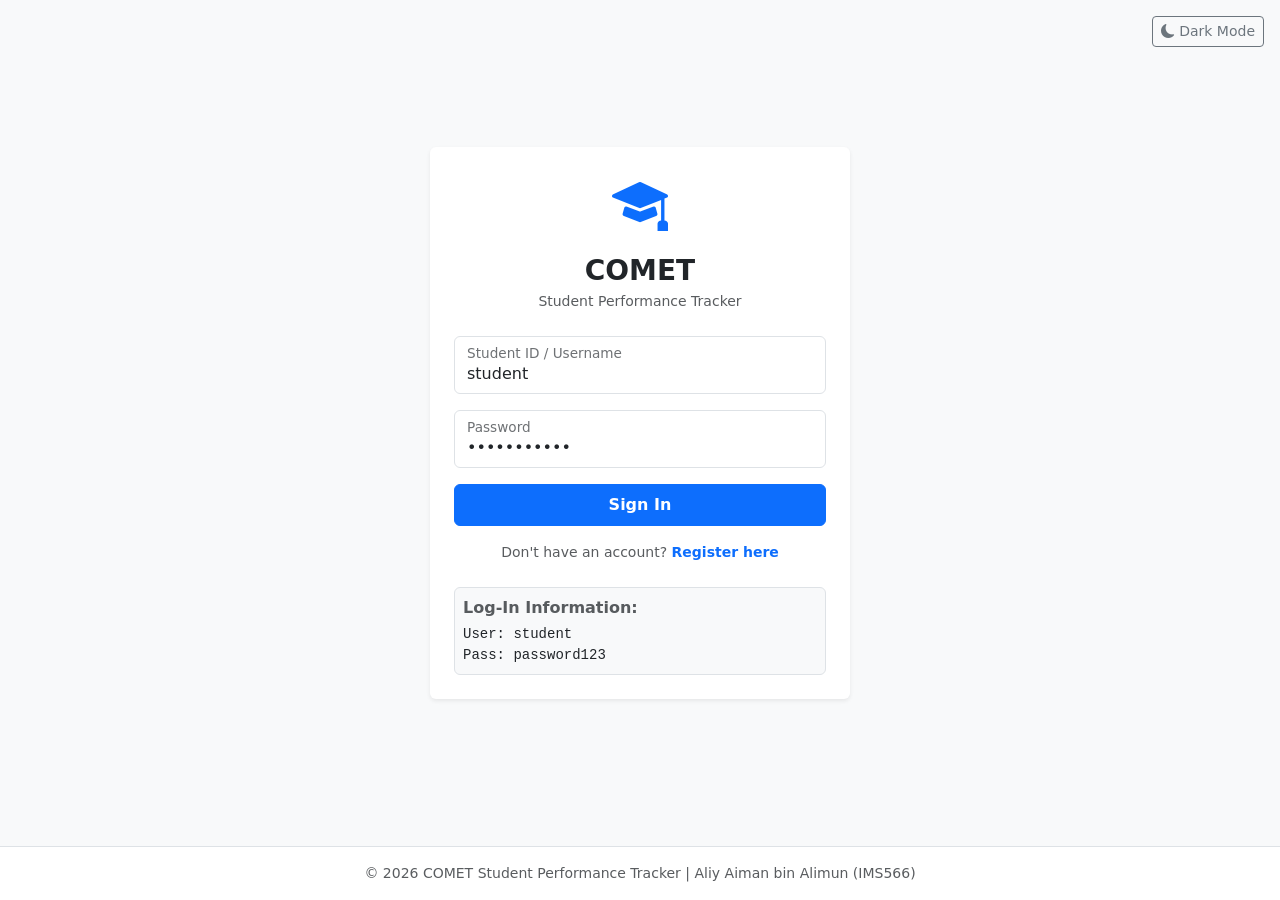
<file: index.html>
<!DOCTYPE html>
<html lang="en">
<head>
  <meta charset="UTF-8">
  <meta name="viewport" content="width=device-width, initial-scale=1.0">
  <title>Student Performance Tracker - Login & Register</title>
  <link href="https://cdn.jsdelivr.net/npm/bootstrap@5.3.2/dist/css/bootstrap.min.css" rel="stylesheet">
  <link href="https://cdn.jsdelivr.net/npm/bootstrap-icons@1.11.1/font/bootstrap-icons.css" rel="stylesheet">
  <link rel="stylesheet" href="js/css/style.css">
  <link rel="icon" type="image/png" href="images/icon.png">
</head>
<body class="bg-light d-flex flex-column min-vh-100 position-relative">

  <div class="position-absolute top-0 end-0 p-3">
    <button id="theme-toggle" class="btn btn-outline-secondary btn-sm d-flex align-items-center">
      <i class="bi bi-moon-fill me-1" id="theme-icon"></i>
      <span id="theme-text">Dark Mode</span>
    </button>
  </div>

  <main class="container d-flex flex-grow-1 align-items-center justify-content-center py-5">
    <div class="card shadow-sm border-0 w-100" style="max-width: 420px;">
      <div class="card-body p-4 text-center">
        <div class="mb-3 text-primary">
          <i class="bi bi-mortarboard-fill display-4"></i>
        </div>
        <h3 class="fw-bold mb-1" id="portal-title">COMET</h3>
        <p class="text-muted small mb-4" id="portal-subtitle">Student Performance Tracker</p>

        <div id="auth-alert" class="alert alert-danger d-none small py-2" role="alert">
          Invalid student ID or password!
        </div>

        <!-- LOGIN FORM -->
        <form id="login-form">
          <div class="form-floating mb-3 text-start">
            <input type="text" class="form-control" id="username" placeholder="Student ID" value="student" required>
            <label for="username">Student ID / Username</label>
          </div>
          <div class="form-floating mb-3 text-start">
            <input type="password" class="form-control" id="password" placeholder="Password" value="password123" required>
            <label for="password">Password</label>
          </div>
          <button type="submit" class="btn btn-primary w-100 py-2 fw-bold">Sign In</button>

          <p class="mt-3 mb-0 small text-muted">
            Don't have an account? 
            <a href="#" id="show-register" class="text-decoration-none fw-bold">Register here</a>
          </p>
        </form>

        <form id="register-form" class="d-none">
          <div class="form-floating mb-3 text-start">
            <input type="text" class="form-control" id="reg-fullname" placeholder="Full Name" required>
            <label for="reg-fullname">Full Name</label>
          </div>
          <div class="form-floating mb-3 text-start">
            <input type="text" class="form-control" id="reg-username" placeholder="Student ID" required>
            <label for="reg-username">Student ID / Username</label>
          </div>
          <div class="form-floating mb-3 text-start">
            <input type="password" class="form-control" id="reg-password" placeholder="Password" required minlength="6">
            <label for="reg-password">Password (min. 6 chars)</label>
          </div>
          <div class="form-floating mb-3 text-start">
            <input type="password" class="form-control" id="reg-confirm-password" placeholder="Confirm Password" required>
            <label for="reg-confirm-password">Confirm Password</label>
          </div>
          <button type="submit" class="btn btn-success w-100 py-2 fw-bold">Create Account</button>

          <p class="mt-3 mb-0 small text-muted">
            Already have an account? 
            <a href="#" id="show-login" class="text-decoration-none fw-bold">Sign In</a>
          </p>
        </form>


        <div id="demo-info" class="mt-4 p-2 bg-light rounded text-start border">
          <p class="text-muted mb-1 extra-small fw-bold">Log-In Information:</p>
          <code class="d-block text-dark">User: student</code>
          <code class="d-block text-dark">Pass: password123</code>
        </div>
      </div>
    </div>
  </main>

  <footer class="bg-white border-top py-3 text-center text-muted small mt-auto">
    <div class="container">
      <p class="mb-0">&copy; 2026 COMET Student Performance Tracker | Aliy Aiman bin Alimun (IMS566)</p>
    </div>
  </footer>

  <script src="js/app.js"></script>
</body>
</html>
</file>
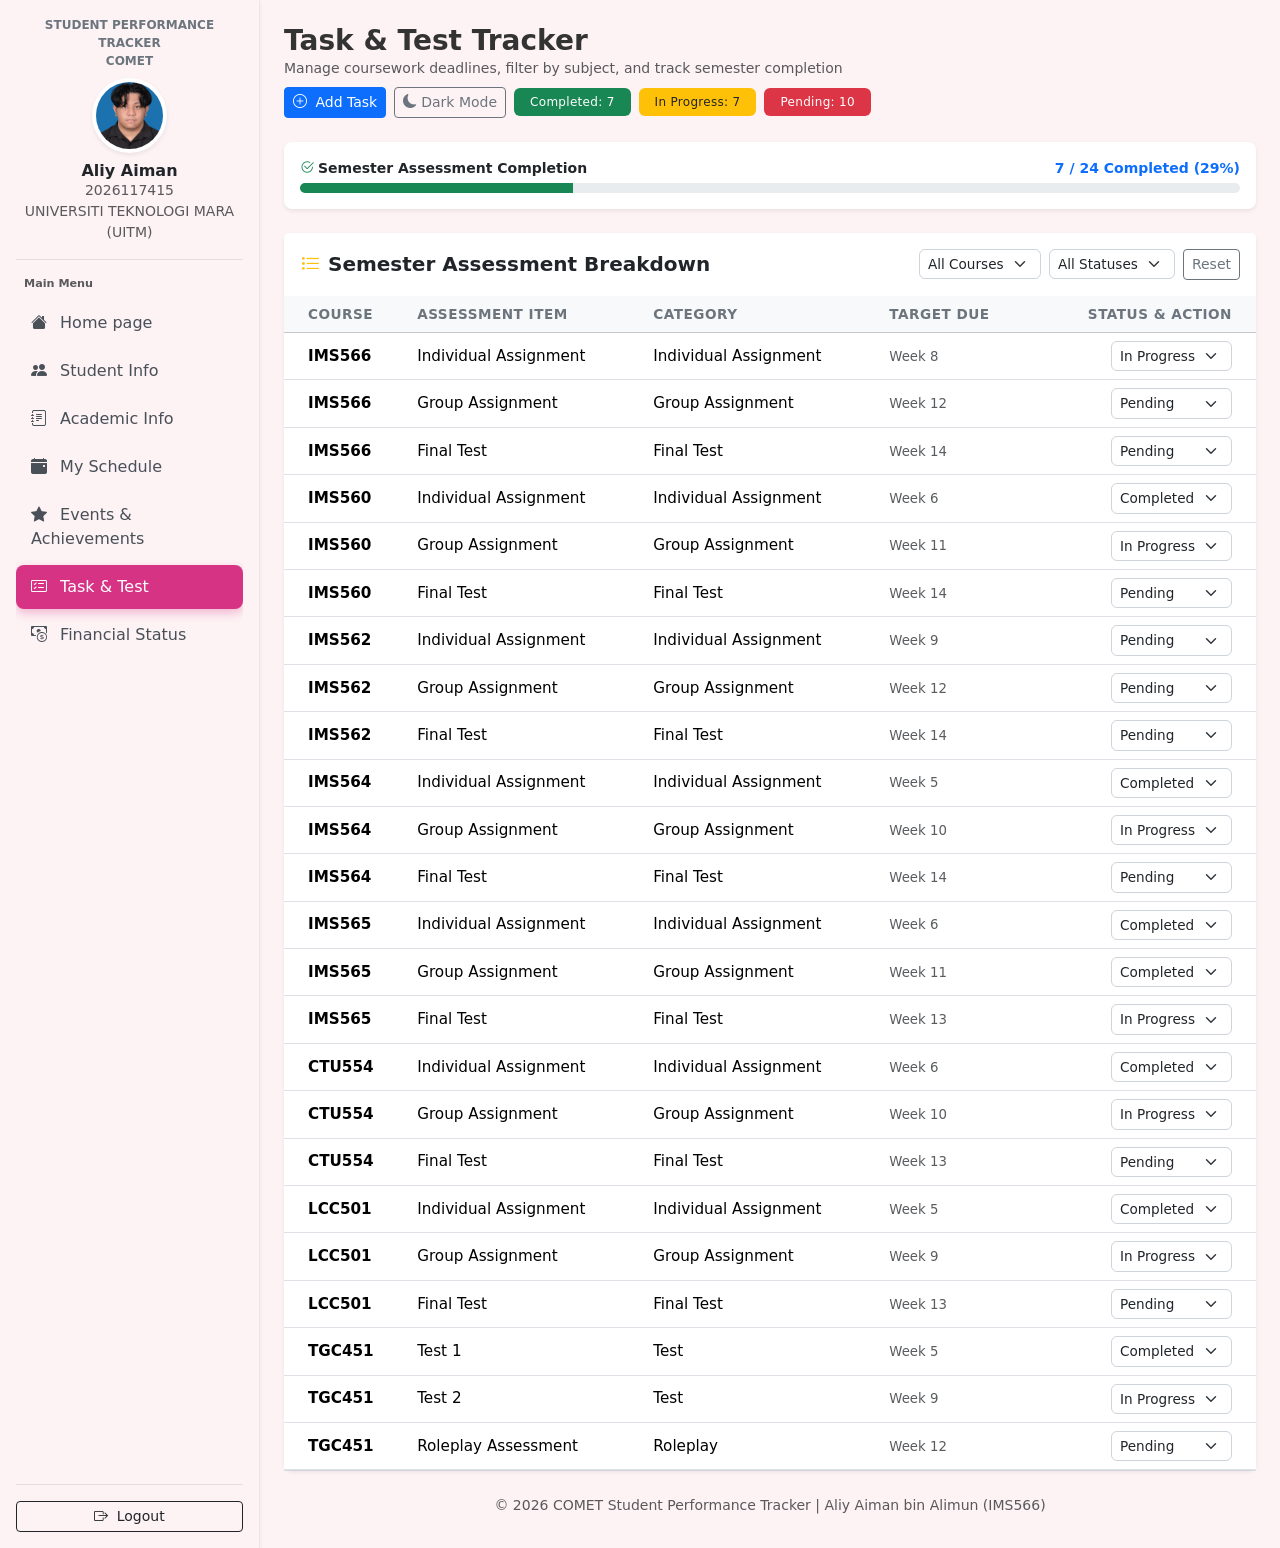
<file: assignments.html>
<!DOCTYPE html>
<html lang="en">
<head>
  <meta charset="UTF-8">
  <meta name="viewport" content="width=device-width, initial-scale=1.0">
  <title>Task & Test - Student Performance Tracker</title>
  <link href="https://cdn.jsdelivr.net/npm/bootstrap@5.3.2/dist/css/bootstrap.min.css" rel="stylesheet">
  <link href="https://cdn.jsdelivr.net/npm/bootstrap-icons@1.11.1/font/bootstrap-icons.css" rel="stylesheet">
  <link rel="stylesheet" href="js/css/style.css">
  <link rel="icon" type="image/png" href="images/icon.png">
</head>
<body>

  <header class="mobile-topbar d-flex d-lg-none justify-content-between align-items-center px-3 py-2 sticky-top shadow-sm">
    <button class="btn btn-outline-secondary btn-sm" type="button" data-bs-toggle="offcanvas" data-bs-target="#sidebar" aria-controls="sidebar" aria-label="Toggle navigation">
      <i class="bi bi-list fs-5"></i>
    </button>
    <span class="fw-bold small text-uppercase text-secondary">COMET Tracker</span>
    <span class="badge bg-warning text-dark">Tasks</span>
  </header>

  <div class="d-flex">
    <div class="modal fade" id="profileModal" tabindex="-1" aria-labelledby="profileModalLabel" aria-hidden="true">
      <div class="modal-dialog modal-dialog-centered modal-sm">
        <div class="modal-content bg-transparent border-0">
          <div class="modal-body text-center position-relative p-0">
            <button type="button" class="btn-close btn-close-white position-absolute top-0 end-0 m-3 z-3 bg-white p-2 rounded-circle shadow" data-bs-dismiss="modal" aria-label="Close"></button>
            <img src="images/profile.jpg" alt="Aliy Aiman Large Profile" class="img-fluid rounded-4 shadow-lg border border-3 border-white" style="max-height: 400px; object-fit: cover;">
          </div>
        </div>
      </div>
    </div>

    <div class="modal fade" id="addTaskModal" tabindex="-1" aria-labelledby="addTaskModalLabel" aria-hidden="true">
      <div class="modal-dialog modal-dialog-centered">
        <div class="modal-content border-0 shadow">
          <div class="modal-header bg-light">
            <h5 class="modal-title fw-bold" id="addTaskModalLabel"><i class="bi bi-plus-square-fill text-primary me-2"></i>Add New Task / Assessment</h5>
            <button type="button" class="btn-close" data-bs-dismiss="modal" aria-label="Close"></button>
          </div>
          <div class="modal-body">
            <form id="add-task-form">
              <div class="row g-2 mb-3">
                <div class="col-5">
                  <label for="task-course" class="form-label small fw-semibold">Course Code</label>
                  <select class="form-select form-select-sm" id="task-course">
                    <option value="IMS566">IMS566</option>
                    <option value="IMS560">IMS560</option>
                    <option value="IMS562">IMS562</option>
                    <option value="IMS564">IMS564</option>
                    <option value="IMS565">IMS565</option>
                    <option value="CTU554">CTU554</option>
                    <option value="LCC501">LCC501</option>
                    <option value="TGC451">TGC451</option>
                  </select>
                </div>
                <div class="col-7">
                  <label for="task-category" class="form-label small fw-semibold">Category</label>
                  <select class="form-select form-select-sm" id="task-category">
                    <option value="Individual Assignment">Individual Assignment</option>
                    <option value="Group Assignment">Group Assignment</option>
                    <option value="Quiz / Lab Test">Quiz / Lab Test</option>
                    <option value="Presentation">Presentation</option>
                    <option value="Final Test">Final Test</option>
                  </select>
                </div>
              </div>
              <div class="mb-3">
                <label for="task-title" class="form-label small fw-semibold">Assessment / Task Title</label>
                <input type="text" class="form-control form-control-sm" id="task-title" placeholder="e.g. Lab Exercise 4 - Bootstrap Grid" required>
              </div>
              <div class="row g-2 mb-3">
                <div class="col-6">
                  <label for="task-due" class="form-label small fw-semibold">Due Date</label>
                  <input type="text" class="form-control form-control-sm" id="task-due" placeholder="e.g. 28 Nov 2026" required>
                </div>
                <div class="col-6">
                  <label for="task-status" class="form-label small fw-semibold">Initial Status</label>
                  <select class="form-select form-select-sm" id="task-status">
                    <option value="Pending">Pending</option>
                    <option value="In Progress">In Progress</option>
                    <option value="Completed">Completed</option>
                  </select>
                </div>
              </div>
              <button type="submit" class="btn btn-primary btn-sm w-100 fw-bold">Save Task</button>
            </form>
          </div>
        </div>
      </div>
    </div>

    <nav id="sidebar" class="offcanvas-lg offcanvas-start p-3 d-flex flex-column shadow-sm" tabindex="-1" aria-labelledby="sidebarLabel">
      <div class="d-flex justify-content-between align-items-center d-lg-none pb-2 mb-2 border-bottom">
        <span class="fw-bold small text-uppercase text-secondary" id="sidebarLabel">Navigation</span>
        <button type="button" class="btn-close" data-bs-dismiss="offcanvas" data-bs-target="#sidebar" aria-label="Close"></button>
      </div>

      <div class="text-center pb-3 border-bottom border-dark border-opacity-10">
        <p class="small fw-bold text-uppercase mb-2 text-secondary" style="font-size: 0.75rem;">Student Performance Tracker<br>COMET</p>
        <div class="bg-white rounded-circle p-1 d-inline-block shadow-sm mb-2" style="width: 75px; height: 75px;">
          <img src="images/profile.jpg" alt="Aliy Aiman Profile Picture" class="rounded-circle w-100 h-100" style="object-fit: cover; cursor: pointer;" data-bs-toggle="modal" data-bs-target="#profileModal" title="Click to view larger">
        </div>
        <h6 class="fw-bold mb-0 text-dark">Aliy Aiman</h6>
        <p class="text-muted small mb-0">2026117415</p>
        <p class="text-muted small mb-0">UNIVERSITI TEKNOLOGI MARA (UITM)</p>
      </div>

      <div class="py-3 overflow-y-auto">
        <p class="text-muted small fw-bold px-2 mb-2" style="font-size: 0.7rem;">Main Menu</p>
        <ul class="nav flex-column">
          <li class="nav-item"><a class="nav-link" href="dashboard.html"><i class="bi bi-house-fill me-2"></i> Home page</a></li>
          <li class="nav-item"><a class="nav-link" href="student-info.html"><i class="bi bi-people-fill me-2"></i> Student Info</a></li>
          <li class="nav-item"><a class="nav-link" href="courses.html"><i class="bi bi-journal-text me-2"></i> Academic Info</a></li>
          <li class="nav-item"><a class="nav-link" href="schedule.html"><i class="bi bi-calendar-event-fill me-2"></i> My Schedule</a></li>
          <li class="nav-item"><a class="nav-link" href="events.html"><i class="bi bi-star-fill me-2"></i> Events & Achievements</a></li>
          <li class="nav-item"><a class="nav-link active" href="assignments.html"><i class="bi bi-card-checklist me-2"></i> Task & Test</a></li>
          <li class="nav-item"><a class="nav-link" href="financial.html"><i class="bi bi-cash-coin me-2"></i> Financial Status</a></li>
        </ul>
      </div>

      <div class="mt-auto pt-3 border-top border-dark border-opacity-10">
        <a href="index.html" class="btn btn-outline-dark btn-sm w-100"><i class="bi bi-box-arrow-right me-1"></i> Logout</a>
      </div>
    </nav>

    <div id="content" class="p-4 flex-grow-1">
      <div class="d-flex flex-wrap justify-content-between align-items-center gap-2 mb-4">
        <div>
          <h2 class="h3 fw-bold mb-0">Task & Test Tracker</h2>
          <p class="text-muted small mb-0">Manage coursework deadlines, filter by subject, and track semester completion</p>
        </div>
        <div class="d-flex align-items-center gap-2 flex-wrap">
          <button type="button" class="btn btn-primary btn-sm" data-bs-toggle="modal" data-bs-target="#addTaskModal">
            <i class="bi bi-plus-circle me-1"></i> Add Task
          </button>
          <button id="theme-toggle" class="btn btn-outline-secondary btn-sm d-flex align-items-center">
            <i class="bi bi-moon-fill me-1" id="theme-icon"></i>
            <span id="theme-text">Dark Mode</span>
          </button>
          <span class="badge bg-success px-3 py-2" id="badge-completed">Completed: 10</span>
          <span class="badge bg-warning text-dark px-3 py-2" id="badge-progress">In Progress: 6</span>
          <span class="badge bg-danger px-3 py-2" id="badge-pending">Pending: 8</span>
        </div>
      </div>

      <div class="card border-0 shadow-sm rounded-3 mb-4">
        <div class="card-body py-3">
          <div class="d-flex flex-wrap justify-content-between align-items-center gap-2 small mb-1">
            <span class="fw-semibold"><i class="bi bi-check2-circle text-success me-1"></i>Semester Assessment Completion</span>
            <span class="fw-bold text-primary" id="tasks-progress-label">10 / 24 Completed (42%)</span>
          </div>
          <div class="progress" style="height: 10px;">
            <div class="progress-bar bg-success" id="tasks-progress-bar" role="progressbar" style="width: 42%"></div>
          </div>
        </div>
      </div>

      <div class="card border-0 shadow-sm rounded-3">
        <div class="card-header bg-white py-3 border-0 d-flex flex-wrap justify-content-between align-items-center gap-2">
          <h5 class="fw-bold mb-0"><i class="bi bi-list-task text-warning me-2"></i>Semester Assessment Breakdown</h5>
          <div class="d-flex align-items-center gap-2 flex-wrap">
            <select id="filter-task-course" class="form-select form-select-sm w-auto" aria-label="Filter by course">
              <option value="ALL">All Courses</option>
              <option value="IMS566">IMS566</option>
              <option value="IMS560">IMS560</option>
              <option value="IMS562">IMS562</option>
              <option value="IMS564">IMS564</option>
              <option value="IMS565">IMS565</option>
              <option value="CTU554">CTU554</option>
              <option value="LCC501">LCC501</option>
              <option value="TGC451">TGC451</option>
            </select>
            <select id="filter-task-status" class="form-select form-select-sm w-auto" aria-label="Filter by status">
              <option value="ALL">All Statuses</option>
              <option value="Pending">Pending</option>
              <option value="In Progress">In Progress</option>
              <option value="Completed">Completed</option>
            </select>
            <button type="button" class="btn btn-outline-secondary btn-sm" id="reset-tasks-btn">Reset</button>
          </div>
        </div>
        <div class="card-body p-0">
          <div class="table-responsive">
            <table class="table table-hover align-middle mb-0">
              <thead class="table-light">
                <tr>
                  <th scope="col" class="ps-4">Course</th>
                  <th scope="col">Assessment Item</th>
                  <th scope="col">Category</th>
                  <th scope="col">Target Due</th>
                  <th scope="col" class="text-end pe-4">Status & Action</th>
                </tr>
              </thead>
              <tbody id="tasks-table-body">
              </tbody>
            </table>
          </div>
        </div>
      </div>
      <footer class="mt-auto pt-4 pb-2 border-top text-center text-muted small">
  <p class="mb-0">&copy; 2026 COMET Student Performance Tracker | Aliy Aiman bin Alimun (IMS566)</p>
</footer>
    </div>
  </div>

  <script src="https://cdn.jsdelivr.net/npm/bootstrap@5.3.2/dist/js/bootstrap.bundle.min.js"></script>
  <script src="js/app.js"></script>
</body>
</html>
</file>
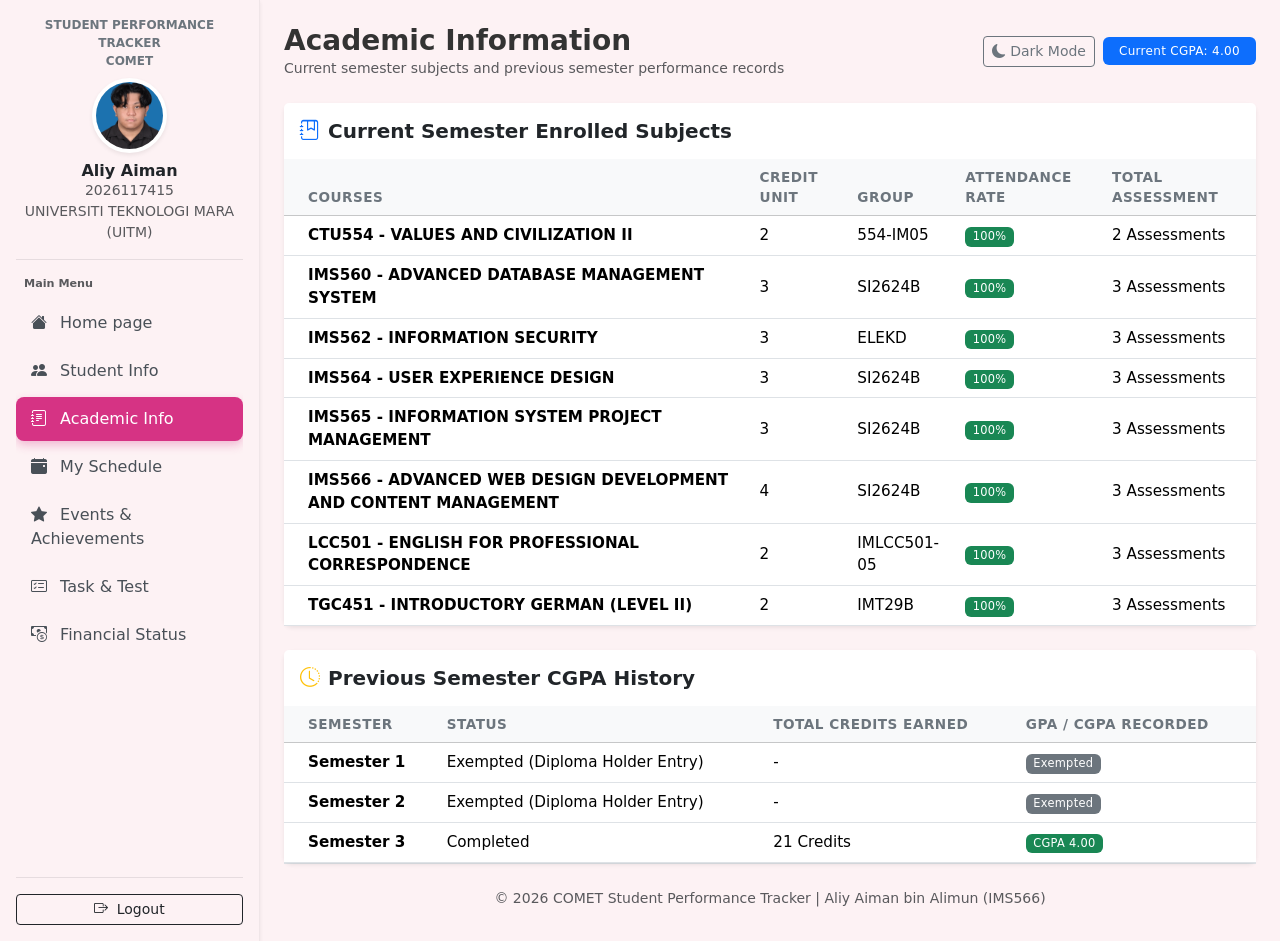
<file: courses.html>
<!DOCTYPE html>
<html lang="en">
<head>
  <meta charset="UTF-8">
  <meta name="viewport" content="width=device-width, initial-scale=1.0">
  <title>Academic Info - Student Performance Tracker</title>
  <link href="https://cdn.jsdelivr.net/npm/bootstrap@5.3.2/dist/css/bootstrap.min.css" rel="stylesheet">
  <link href="https://cdn.jsdelivr.net/npm/bootstrap-icons@1.11.1/font/bootstrap-icons.css" rel="stylesheet">
  <link rel="stylesheet" href="js/css/style.css">
  <meta name="viewport" content="width=device-width, initial-scale=1.0">
    <link rel="icon" type="image/png" href="images/icon.png">
</head>
<body>

 <!-- Mobile Top Header Bar (Hidden on Desktop >= 992px) -->
  <header class="mobile-topbar d-flex d-lg-none justify-content-between align-items-center px-3 py-2 sticky-top shadow-sm">
    <button class="btn btn-outline-secondary btn-sm" type="button" data-bs-toggle="offcanvas" data-bs-target="#sidebar" aria-controls="sidebar" aria-label="Toggle navigation">
      <i class="bi bi-list fs-5"></i>
    </button>
    <span class="fw-bold small text-uppercase text-secondary">COMET Tracker</span>
    <span class="badge bg-success">Sem 4</span>
  </header>

  <div class="d-flex">
    
    <!-- Profile Modal -->
    <div class="modal fade" id="profileModal" tabindex="-1" aria-labelledby="profileModalLabel" aria-hidden="true">
      <div class="modal-dialog modal-dialog-centered modal-sm">
        <div class="modal-content bg-transparent border-0">
          <div class="modal-body text-center position-relative p-0">
            <button type="button" class="btn-close btn-close-white position-absolute top-0 end-0 m-3 z-3 bg-white p-2 rounded-circle shadow" data-bs-dismiss="modal" aria-label="Close"></button>
            <img src="images/profile.jpg" alt="Aliy Aiman Large Profile" class="img-fluid rounded-4 shadow-lg border border-3 border-white" style="max-height: 400px; object-fit: cover;">
          </div>
        </div>
      </div>
    </div>

    <!-- Responsive Sidebar (Offcanvas Drawer on Mobile, Fixed Column on Desktop) -->
    <nav id="sidebar" class="offcanvas-lg offcanvas-start p-3 d-flex flex-column shadow-sm" tabindex="-1" aria-labelledby="sidebarLabel">
      
      <!-- Mobile Drawer Close Header -->
      <div class="d-flex justify-content-between align-items-center d-lg-none pb-2 mb-2 border-bottom">
        <span class="fw-bold small text-uppercase text-secondary" id="sidebarLabel">Navigation</span>
        <button type="button" class="btn-close" data-bs-dismiss="offcanvas" data-bs-target="#sidebar" aria-label="Close"></button>
      </div>

      <div class="text-center pb-3 border-bottom border-dark border-opacity-10">
        <p class="small fw-bold text-uppercase mb-2 text-secondary" style="font-size: 0.75rem;">Student Performance Tracker<br>COMET</p>
        <div class="bg-white rounded-circle p-1 d-inline-block shadow-sm mb-2" style="width: 75px; height: 75px;">
          <img src="images/profile.jpg" alt="Aliy Aiman Profile Picture" class="rounded-circle w-100 h-100" style="object-fit: cover; cursor: pointer;" data-bs-toggle="modal" data-bs-target="#profileModal" title="Click to view larger">
        </div>
        <h6 class="fw-bold mb-0 text-dark">Aliy Aiman</h6>
        <p class="text-muted small mb-0">2026117415</p>
        <p class="text-muted small mb-0">UNIVERSITI TEKNOLOGI MARA (UITM)</p>
      </div>

      <div class="py-3 overflow-y-auto">
        <p class="text-muted small fw-bold px-2 mb-2" style="font-size: 0.7rem;">Main Menu</p>
        <ul class="nav flex-column">
          <li class="nav-item">
            <a class="nav-link" href="dashboard.html"><i class="bi bi-house-fill me-2"></i> Home page</a>
          </li>
          <li class="nav-item">
            <a class="nav-link" href="student-info.html"><i class="bi bi-people-fill me-2"></i> Student Info</a>
          </li>
          <li class="nav-item">
            <a class="nav-link active" href="courses.html"><i class="bi bi-journal-text me-2"></i> Academic Info</a>
          </li>
          <li class="nav-item">
            <a class="nav-link" href="schedule.html"><i class="bi bi-calendar-event-fill me-2"></i> My Schedule</a>
          </li>
          <li class="nav-item">
            <a class="nav-link" href="events.html"><i class="bi bi-star-fill me-2"></i> Events & Achievements</a>
          </li>
          <li class="nav-item">
            <a class="nav-link" href="assignments.html"><i class="bi bi-card-checklist me-2"></i> Task & Test</a>
          </li>
          <li class="nav-item">
            <a class="nav-link" href="financial.html"><i class="bi bi-cash-coin me-2"></i> Financial Status</a>
          </li>
        </ul>
      </div>

      <div class="mt-auto pt-3 border-top border-dark border-opacity-10">
        <a href="index.html" class="btn btn-outline-dark btn-sm w-100"><i class="bi bi-box-arrow-right me-1"></i> Logout</a>
      </div>
    </nav>

    <!-- Main Content Starts Here -->
    <div id="content" class="p-4 flex-grow-1">
      <div class="d-flex justify-content-between align-items-center gap-2 mb-4">
        <div>
          <h2 class="h3 fw-bold mb-0">Academic Information</h2>
          <p class="text-muted small mb-0">Current semester subjects and previous semester performance records</p>
        </div>
        
        <div class="d-flex align-items-center gap-2">
          <button id="theme-toggle" class="btn btn-outline-secondary btn-sm d-flex align-items-center">
            <i class="bi bi-moon-fill me-1" id="theme-icon"></i>
            <span id="theme-text">Dark Mode</span>
          </button>
          <span class="badge bg-primary px-3 py-2">Current CGPA: 4.00</span>
        </div>
      </div>

   
      <div class="card border-0 shadow-sm rounded-3 mb-4">
        <div class="card-header bg-white py-3 border-0">
          <h5 class="fw-bold mb-0"><i class="bi bi-journal-bookmark text-primary me-2"></i>Current Semester Enrolled Subjects</h5>
        </div>
        <div class="card-body p-0">
          <div class="table-responsive">
            <table class="table table-hover align-middle mb-0">
              <thead class="table-light">
                <tr>
                  <th scope="col" class="ps-4">Courses</th>
                  <th scope="col">Credit Unit</th>
                  <th scope="col">Group</th>
                  <th scope="col">Attendance Rate</th>
                  <th scope="col">Total Assessment</th>
                </tr>
              </thead>
              <tbody>
                <tr>
                  <td class="ps-4 fw-bold">CTU554 - VALUES AND CIVILIZATION II</td>
                  <td>2</td>
                  <td>554-IM05</td>
                  <td><span class="badge bg-success">100%</span></td>
                  <td>2 Assessments</td>
                </tr>
                <tr>
                  <td class="ps-4 fw-bold">IMS560 - ADVANCED DATABASE MANAGEMENT SYSTEM</td>
                  <td>3</td>
                  <td>SI2624B</td>
                  <td><span class="badge bg-success">100%</span></td>
                  <td>3 Assessments</td>
                </tr>
                <tr>
                  <td class="ps-4 fw-bold">IMS562 - INFORMATION SECURITY</td>
                  <td>3</td>
                  <td>ELEKD</td>
                  <td><span class="badge bg-success">100%</span></td>
                  <td>3 Assessments</td>
                </tr>
                <tr>
                  <td class="ps-4 fw-bold">IMS564 - USER EXPERIENCE DESIGN</td>
                  <td>3</td>
                  <td>SI2624B</td>
                  <td><span class="badge bg-success">100%</span></td>
                  <td>3 Assessments</td>
                </tr>
                <tr>
                  <td class="ps-4 fw-bold">IMS565 - INFORMATION SYSTEM PROJECT MANAGEMENT</td>
                  <td>3</td>
                  <td>SI2624B</td>
                  <td><span class="badge bg-success">100%</span></td>
                  <td>3 Assessments</td>
                </tr>
                <tr>
                  <td class="ps-4 fw-bold">IMS566 - ADVANCED WEB DESIGN DEVELOPMENT AND CONTENT MANAGEMENT</td>
                  <td>4</td>
                  <td>SI2624B</td>
                  <td><span class="badge bg-success">100%</span></td>
                  <td>3 Assessments</td>
                </tr>
                <tr>
                  <td class="ps-4 fw-bold">LCC501 - ENGLISH FOR PROFESSIONAL CORRESPONDENCE</td>
                  <td>2</td>
                  <td>IMLCC501-05</td>
                  <td><span class="badge bg-success">100%</span></td>
                  <td>3 Assessments</td>
                </tr>
                <tr>
                  <td class="ps-4 fw-bold">TGC451 - INTRODUCTORY GERMAN (LEVEL II)</td>
                  <td>2</td>
                  <td>IMT29B</td>
                  <td><span class="badge bg-success">100%</span></td>
                  <td>3 Assessments</td>
                </tr>
              </tbody>
            </table>
          </div>
        </div>
      </div>

  
      <div class="card border-0 shadow-sm rounded-3">
        <div class="card-header bg-white py-3 border-0">
          <h5 class="fw-bold mb-0"><i class="bi bi-clock-history text-warning me-2"></i>Previous Semester CGPA History</h5>
        </div>
        <div class="card-body p-0">
          <div class="table-responsive">
            <table class="table table-hover align-middle mb-0">
              <thead class="table-light">
                <tr>
                  <th scope="col" class="ps-4">Semester</th>
                  <th scope="col">Status</th>
                  <th scope="col">Total Credits Earned</th>
                  <th scope="col">GPA / CGPA Recorded</th>
                </tr>
              </thead>
              <tbody>
                <tr>
                  <td class="ps-4 fw-bold">Semester 1</td>
                  <td>Exempted (Diploma Holder Entry)</td>
                  <td>-</td>
                  <td><span class="badge bg-secondary">Exempted</span></td>
                </tr>
                <tr>
                  <td class="ps-4 fw-bold">Semester 2</td>
                  <td>Exempted (Diploma Holder Entry)</td>
                  <td>-</td>
                  <td><span class="badge bg-secondary">Exempted</span></td>
                </tr>
                <tr>
                  <td class="ps-4 fw-bold">Semester 3</td>
                  <td>Completed</td>
                  <td>21 Credits</td>
                  <td><span class="badge bg-success">CGPA 4.00</span></td>
                </tr>
              </tbody>
            </table>
          </div>
        </div>
      </div>
<footer class="mt-auto pt-4 pb-2 border-top text-center text-muted small">
  <p class="mb-0">&copy; 2026 COMET Student Performance Tracker | Aliy Aiman bin Alimun (IMS566)</p>
</footer>
    </div>
  </div>
<script src="js/app.js"></script>
  <script src="https://cdn.jsdelivr.net/npm/bootstrap@5.3.2/dist/js/bootstrap.bundle.min.js"></script>
</body>
</html>
</file>
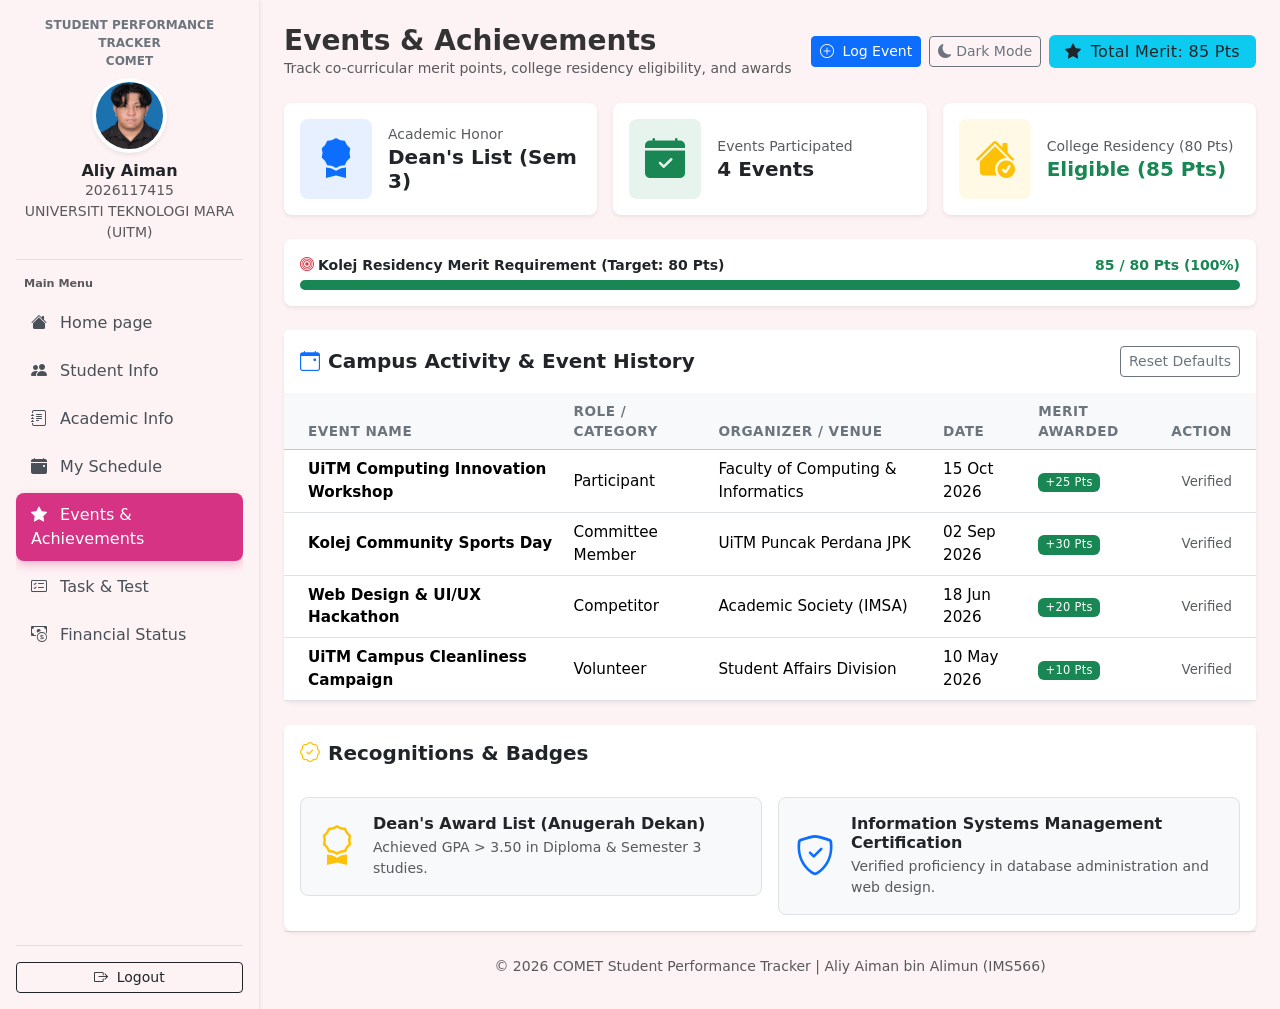
<file: events.html>
<!DOCTYPE html>
<html lang="en">
<head>
  <meta charset="UTF-8">
  <meta name="viewport" content="width=device-width, initial-scale=1.0">
  <title>Events & Achievements - Student Performance Tracker</title>
  <link href="https://cdn.jsdelivr.net/npm/bootstrap@5.3.2/dist/css/bootstrap.min.css" rel="stylesheet">
  <link href="https://cdn.jsdelivr.net/npm/bootstrap-icons@1.11.1/font/bootstrap-icons.css" rel="stylesheet">
  <link rel="stylesheet" href="js/css/style.css">
  <link rel="icon" type="image/png" href="images/icon.png">
</head>
<body>

  <!-- Mobile Top Header Bar -->
  <header class="mobile-topbar d-flex d-lg-none justify-content-between align-items-center px-3 py-2 sticky-top shadow-sm">
    <button class="btn btn-outline-secondary btn-sm" type="button" data-bs-toggle="offcanvas" data-bs-target="#sidebar" aria-controls="sidebar" aria-label="Toggle navigation">
      <i class="bi bi-list fs-5"></i>
    </button>
    <span class="fw-bold small text-uppercase text-secondary">COMET Tracker</span>
    <span class="badge bg-info text-dark">Merit</span>
  </header>

  <div class="d-flex">
    <!-- Profile Modal -->
    <div class="modal fade" id="profileModal" tabindex="-1" aria-labelledby="profileModalLabel" aria-hidden="true">
      <div class="modal-dialog modal-dialog-centered modal-sm">
        <div class="modal-content bg-transparent border-0">
          <div class="modal-body text-center position-relative p-0">
            <button type="button" class="btn-close btn-close-white position-absolute top-0 end-0 m-3 z-3 bg-white p-2 rounded-circle shadow" data-bs-dismiss="modal" aria-label="Close"></button>
            <img src="images/profile.jpg" alt="Aliy Aiman Large Profile" class="img-fluid rounded-4 shadow-lg border border-3 border-white" style="max-height: 400px; object-fit: cover;">
          </div>
        </div>
      </div>
    </div>

    <!-- Add Event Modal -->
    <div class="modal fade" id="addEventModal" tabindex="-1" aria-labelledby="addEventModalLabel" aria-hidden="true">
      <div class="modal-dialog modal-dialog-centered">
        <div class="modal-content border-0 shadow">
          <div class="modal-header bg-light">
            <h5 class="modal-title fw-bold" id="addEventModalLabel"><i class="bi bi-star-fill text-warning me-2"></i>Log New Campus Event</h5>
            <button type="button" class="btn-close" data-bs-dismiss="modal" aria-label="Close"></button>
          </div>
          <div class="modal-body">
            <form id="add-event-form">
              <div class="mb-3">
                <label for="ev-name" class="form-label small fw-semibold">Event / Activity Name</label>
                <input type="text" class="form-control form-control-sm" id="ev-name" placeholder="e.g. Faculty Coding BootCamp" required>
              </div>
              <div class="row g-2 mb-3">
                <div class="col-6">
                  <label for="ev-role" class="form-label small fw-semibold">Role / Category</label>
                  <select class="form-select form-select-sm" id="ev-role">
                    <option value="Participant">Participant</option>
                    <option value="Committee Member">Committee Member</option>
                    <option value="Competitor">Competitor</option>
                    <option value="Volunteer">Volunteer</option>
                    <option value="Speaker / Facilitator">Speaker / Facilitator</option>
                  </select>
                </div>
                <div class="col-6">
                  <label for="ev-merit" class="form-label small fw-semibold">Merit Points</label>
                  <input type="number" min="1" max="100" class="form-control form-control-sm" id="ev-merit" placeholder="e.g. 15" required>
                </div>
              </div>
              <div class="row g-2 mb-3">
                <div class="col-7">
                  <label for="ev-org" class="form-label small fw-semibold">Organizer / Venue</label>
                  <input type="text" class="form-control form-control-sm" id="ev-org" placeholder="e.g. IMSA UiTM" required>
                </div>
                <div class="col-5">
                  <label for="ev-date" class="form-label small fw-semibold">Date</label>
                  <input type="text" class="form-control form-control-sm" id="ev-date" placeholder="e.g. 20 Nov 2026" required>
                </div>
              </div>
              <button type="submit" class="btn btn-primary btn-sm w-100 fw-bold">Add Event & Merit</button>
            </form>
          </div>
        </div>
      </div>
    </div>

    <!-- Responsive Sidebar -->
    <nav id="sidebar" class="offcanvas-lg offcanvas-start p-3 d-flex flex-column shadow-sm" tabindex="-1" aria-labelledby="sidebarLabel">
      <div class="d-flex justify-content-between align-items-center d-lg-none pb-2 mb-2 border-bottom">
        <span class="fw-bold small text-uppercase text-secondary" id="sidebarLabel">Navigation</span>
        <button type="button" class="btn-close" data-bs-dismiss="offcanvas" data-bs-target="#sidebar" aria-label="Close"></button>
      </div>

      <div class="text-center pb-3 border-bottom border-dark border-opacity-10">
        <p class="small fw-bold text-uppercase mb-2 text-secondary" style="font-size: 0.75rem;">Student Performance Tracker<br>COMET</p>
        <div class="bg-white rounded-circle p-1 d-inline-block shadow-sm mb-2" style="width: 75px; height: 75px;">
          <img src="images/profile.jpg" alt="Aliy Aiman Profile Picture" class="rounded-circle w-100 h-100" style="object-fit: cover; cursor: pointer;" data-bs-toggle="modal" data-bs-target="#profileModal" title="Click to view larger">
        </div>
        <h6 class="fw-bold mb-0 text-dark">Aliy Aiman</h6>
        <p class="text-muted small mb-0">2026117415</p>
        <p class="text-muted small mb-0">UNIVERSITI TEKNOLOGI MARA (UITM)</p>
      </div>

      <div class="py-3 overflow-y-auto">
        <p class="text-muted small fw-bold px-2 mb-2" style="font-size: 0.7rem;">Main Menu</p>
        <ul class="nav flex-column">
          <li class="nav-item"><a class="nav-link" href="dashboard.html"><i class="bi bi-house-fill me-2"></i> Home page</a></li>
          <li class="nav-item"><a class="nav-link" href="student-info.html"><i class="bi bi-people-fill me-2"></i> Student Info</a></li>
          <li class="nav-item"><a class="nav-link" href="courses.html"><i class="bi bi-journal-text me-2"></i> Academic Info</a></li>
          <li class="nav-item"><a class="nav-link" href="schedule.html"><i class="bi bi-calendar-event-fill me-2"></i> My Schedule</a></li>
          <li class="nav-item"><a class="nav-link active" href="events.html"><i class="bi bi-star-fill me-2"></i> Events & Achievements</a></li>
          <li class="nav-item"><a class="nav-link" href="assignments.html"><i class="bi bi-card-checklist me-2"></i> Task & Test</a></li>
          <li class="nav-item"><a class="nav-link" href="financial.html"><i class="bi bi-cash-coin me-2"></i> Financial Status</a></li>
        </ul>
      </div>

      <div class="mt-auto pt-3 border-top border-dark border-opacity-10">
        <a href="index.html" class="btn btn-outline-dark btn-sm w-100"><i class="bi bi-box-arrow-right me-1"></i> Logout</a>
      </div>
    </nav>

    <!-- Main Content -->
    <div id="content" class="p-4 flex-grow-1">
      <div class="d-flex flex-wrap justify-content-between align-items-center gap-2 mb-4">
        <div>
          <h2 class="h3 fw-bold mb-0">Events & Achievements</h2>
          <p class="text-muted small mb-0">Track co-curricular merit points, college residency eligibility, and awards</p>
        </div>
        <div class="d-flex align-items-center gap-2 flex-wrap">
          <button type="button" class="btn btn-primary btn-sm" data-bs-toggle="modal" data-bs-target="#addEventModal">
            <i class="bi bi-plus-circle me-1"></i> Log Event
          </button>
          <button id="theme-toggle" class="btn btn-outline-secondary btn-sm d-flex align-items-center">
            <i class="bi bi-moon-fill me-1" id="theme-icon"></i>
            <span id="theme-text">Dark Mode</span>
          </button>
          <span class="badge bg-info text-dark px-3 py-2 fs-6" id="events-total-merit-badge">
            <i class="bi bi-star-fill me-1"></i> Total Merit: 85 Pts
          </span>
        </div>
      </div>

      <!-- Summary Metric Cards -->
      <div class="row g-3 mb-4">
        <div class="col-12 col-md-4">
          <div class="card border-0 shadow-sm rounded-3 h-100">
            <div class="card-body d-flex align-items-center p-3">
              <div class="bg-primary bg-opacity-10 text-primary p-3 rounded-3 me-3">
                <i class="bi bi-award-fill display-6"></i>
              </div>
              <div>
                <p class="text-muted small mb-0">Academic Honor</p>
                <h5 class="fw-bold mb-0">Dean's List (Sem 3)</h5>
              </div>
            </div>
          </div>
        </div>
        <div class="col-12 col-md-4">
          <div class="card border-0 shadow-sm rounded-3 h-100">
            <div class="card-body d-flex align-items-center p-3">
              <div class="bg-success bg-opacity-10 text-success p-3 rounded-3 me-3">
                <i class="bi bi-calendar-check-fill display-6"></i>
              </div>
              <div>
                <p class="text-muted small mb-0">Events Participated</p>
                <h5 class="fw-bold mb-0" id="events-count-display">4 Events</h5>
              </div>
            </div>
          </div>
        </div>
        <div class="col-12 col-md-4">
          <div class="card border-0 shadow-sm rounded-3 h-100">
            <div class="card-body d-flex align-items-center p-3">
              <div class="bg-warning bg-opacity-10 text-warning p-3 rounded-3 me-3">
                <i class="bi bi-house-check-fill display-6"></i>
              </div>
              <div>
                <p class="text-muted small mb-0">College Residency (80 Pts)</p>
                <h5 class="fw-bold mb-0 text-success" id="residency-status-display">Eligible (85 Pts)</h5>
              </div>
            </div>
          </div>
        </div>
      </div>

      <!-- Merit Target Progress Bar -->
      <div class="card border-0 shadow-sm rounded-3 mb-4">
        <div class="card-body py-3">
          <div class="d-flex flex-wrap justify-content-between align-items-center gap-2 small mb-1">
            <span class="fw-semibold"><i class="bi bi-bullseye text-danger me-1"></i>Kolej Residency Merit Requirement (Target: 80 Pts)</span>
            <span class="fw-bold text-success" id="merit-progress-label">85 / 80 Pts (100%)</span>
          </div>
          <div class="progress" style="height: 10px;">
            <div class="progress-bar bg-success" id="merit-progress-bar" role="progressbar" style="width: 100%"></div>
          </div>
        </div>
      </div>

      <!-- Dynamic Events Table -->
      <div class="card border-0 shadow-sm rounded-3 mb-4">
        <div class="card-header bg-white py-3 border-0 d-flex flex-wrap justify-content-between align-items-center gap-2">
          <h5 class="fw-bold mb-0"><i class="bi bi-calendar-event text-primary me-2"></i>Campus Activity & Event History</h5>
          <button type="button" class="btn btn-outline-secondary btn-sm" id="reset-events-btn">Reset Defaults</button>
        </div>
        <div class="card-body p-0">
          <div class="table-responsive">
            <table class="table table-hover align-middle mb-0">
              <thead class="table-light">
                <tr>
                  <th scope="col" class="ps-4">Event Name</th>
                  <th scope="col">Role / Category</th>
                  <th scope="col">Organizer / Venue</th>
                  <th scope="col">Date</th>
                  <th scope="col">Merit Awarded</th>
                  <th scope="col" class="text-end pe-4">Action</th>
                </tr>
              </thead>
              <tbody id="events-table-body">
                <!-- Populated dynamically by js/app.js -->
              </tbody>
            </table>
          </div>
        </div>
      </div>

      <!-- Recognitions & Badges -->
      <div class="card border-0 shadow-sm rounded-3">
        <div class="card-header bg-white py-3 border-0">
          <h5 class="fw-bold mb-0"><i class="bi bi-patch-check text-warning me-2"></i>Recognitions & Badges</h5>
        </div>
        <div class="card-body">
          <div class="row g-3">
            <div class="col-12 col-md-6">
              <div class="p-3 border rounded-3 bg-light d-flex align-items-center">
                <i class="bi bi-award fs-1 text-warning me-3"></i>
                <div>
                  <h6 class="fw-bold mb-1">Dean's Award List (Anugerah Dekan)</h6>
                  <p class="text-muted small mb-0">Achieved GPA > 3.50 in Diploma & Semester 3 studies.</p>
                </div>
              </div>
            </div>
            <div class="col-12 col-md-6">
              <div class="p-3 border rounded-3 bg-light d-flex align-items-center">
                <i class="bi bi-shield-check fs-1 text-primary me-3"></i>
                <div>
                  <h6 class="fw-bold mb-1">Information Systems Management Certification</h6>
                  <p class="text-muted small mb-0">Verified proficiency in database administration and web design.</p>
                </div>
              </div>
            </div>
          </div>
        </div>
      </div>
<footer class="mt-auto pt-4 pb-2 border-top text-center text-muted small">
  <p class="mb-0">&copy; 2026 COMET Student Performance Tracker | Aliy Aiman bin Alimun (IMS566)</p>
</footer>
    </div>
  </div>

  <script src="https://cdn.jsdelivr.net/npm/bootstrap@5.3.2/dist/js/bootstrap.bundle.min.js"></script>
  <script src="js/app.js"></script>
</body>
</html>
</file>
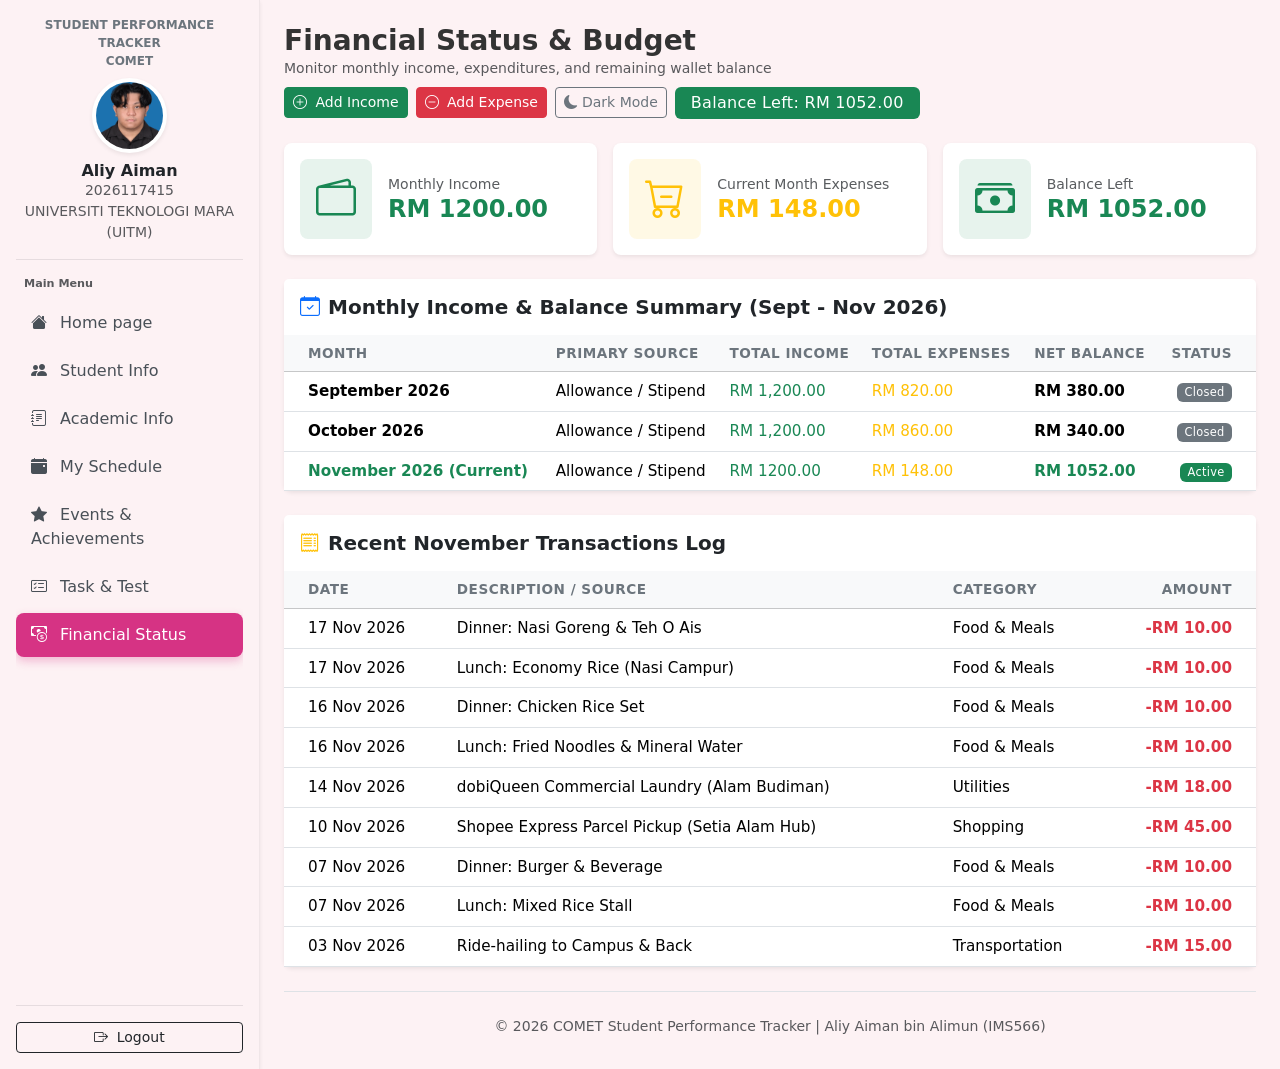
<file: financial.html>
<!DOCTYPE html>
<html lang="en">
<head>
  <meta charset="UTF-8">
  <meta name="viewport" content="width=device-width, initial-scale=1.0">
  <title>Financial Status - Student Performance Tracker</title>
  <link href="https://cdn.jsdelivr.net/npm/bootstrap@5.3.2/dist/css/bootstrap.min.css" rel="stylesheet">
  <link href="https://cdn.jsdelivr.net/npm/bootstrap-icons@1.11.1/font/bootstrap-icons.css" rel="stylesheet">
  <link rel="stylesheet" href="js/css/style.css">
  <link rel="icon" type="image/png" href="images/icon.png">
</head>
<body>

  <!-- Mobile Top Header Bar (Hidden on Desktop >= 992px) -->
  <header class="mobile-topbar d-flex d-lg-none justify-content-between align-items-center px-3 py-2 sticky-top shadow-sm">
    <button class="btn btn-outline-secondary btn-sm" type="button" data-bs-toggle="offcanvas" data-bs-target="#sidebar" aria-controls="sidebar" aria-label="Toggle navigation">
      <i class="bi bi-list fs-5"></i>
    </button>
    <span class="fw-bold small text-uppercase text-secondary">COMET Tracker</span>
    <span class="badge bg-success">Sem 4</span>
  </header>

  <div class="d-flex">
    
    <!-- Profile Modal -->
    <div class="modal fade" id="profileModal" tabindex="-1" aria-labelledby="profileModalLabel" aria-hidden="true">
      <div class="modal-dialog modal-dialog-centered modal-sm">
        <div class="modal-content bg-transparent border-0">
          <div class="modal-body text-center position-relative p-0">
            <button type="button" class="btn-close btn-close-white position-absolute top-0 end-0 m-3 z-3 bg-white p-2 rounded-circle shadow" data-bs-dismiss="modal" aria-label="Close"></button>
            <img src="images/profile.jpg" alt="Aliy Aiman Large Profile" class="img-fluid rounded-4 shadow-lg border border-3 border-white" style="max-height: 400px; object-fit: cover;">
          </div>
        </div>
      </div>
    </div>

    <!-- Add Income / Expense Transaction Modal -->
    <div class="modal fade" id="transactionModal" tabindex="-1" aria-labelledby="modalTitle" aria-hidden="true">
      <div class="modal-dialog modal-dialog-centered">
        <div class="modal-content border-0 shadow">
          <div class="modal-header bg-light">
            <h5 class="modal-title fw-bold" id="modalTitle">Add Transaction</h5>
            <button type="button" class="btn-close" data-bs-dismiss="modal" aria-label="Close"></button>
          </div>
          <div class="modal-body">
            <form id="transaction-form">
              <input type="hidden" id="tx-type" value="expense">
              <div class="mb-3">
                <label for="tx-amount" class="form-label fw-semibold">Amount (RM)</label>
                <input type="number" step="0.01" min="0.01" class="form-control" id="tx-amount" placeholder="e.g. 15.00" required>
              </div>
              <div class="mb-3">
                <label for="tx-desc" class="form-label fw-semibold">Description / Source</label>
                <input type="text" class="form-control" id="tx-desc" placeholder="e.g. Economy Rice Stall or Allowance" required>
              </div>
              <div class="mb-3">
                <label for="tx-category" class="form-label fw-semibold">Category</label>
                <select class="form-select" id="tx-category">
                  <option value="Food & Meals">Food & Meals</option>
                  <option value="Shopping">Shopping</option>
                  <option value="Utilities">Utilities</option>
                  <option value="Transportation">Transportation</option>
                  <option value="Allowance / Stipend">Allowance / Stipend</option>
                  <option value="Other">Other</option>
                </select>
              </div>
              <button type="submit" class="btn btn-primary w-100 fw-bold">Save Transaction</button>
            </form>
          </div>
        </div>
      </div>
    </div>

    <!-- Responsive Sidebar (Offcanvas Drawer on Mobile, Fixed Column on Desktop) -->
    <nav id="sidebar" class="offcanvas-lg offcanvas-start p-3 d-flex flex-column shadow-sm" tabindex="-1" aria-labelledby="sidebarLabel">
      
      <!-- Mobile Drawer Close Header -->
      <div class="d-flex justify-content-between align-items-center d-lg-none pb-2 mb-2 border-bottom">
        <span class="fw-bold small text-uppercase text-secondary" id="sidebarLabel">Navigation</span>
        <button type="button" class="btn-close" data-bs-dismiss="offcanvas" data-bs-target="#sidebar" aria-label="Close"></button>
      </div>

      <div class="text-center pb-3 border-bottom border-dark border-opacity-10">
        <p class="small fw-bold text-uppercase mb-2 text-secondary" style="font-size: 0.75rem;">Student Performance Tracker<br>COMET</p>
        <div class="bg-white rounded-circle p-1 d-inline-block shadow-sm mb-2" style="width: 75px; height: 75px;">
          <img src="images/profile.jpg" alt="Aliy Aiman Profile Picture" class="rounded-circle w-100 h-100" style="object-fit: cover; cursor: pointer;" data-bs-toggle="modal" data-bs-target="#profileModal" title="Click to view larger">
        </div>
        <h6 class="fw-bold mb-0 text-dark">Aliy Aiman</h6>
        <p class="text-muted small mb-0">2026117415</p>
        <p class="text-muted small mb-0">UNIVERSITI TEKNOLOGI MARA (UITM)</p>
      </div>

      <div class="py-3 overflow-y-auto">
        <p class="text-muted small fw-bold px-2 mb-2" style="font-size: 0.7rem;">Main Menu</p>
        <ul class="nav flex-column">
          <li class="nav-item">
            <a class="nav-link" href="dashboard.html"><i class="bi bi-house-fill me-2"></i> Home page</a>
          </li>
          <li class="nav-item">
            <a class="nav-link" href="student-info.html"><i class="bi bi-people-fill me-2"></i> Student Info</a>
          </li>
          <li class="nav-item">
            <a class="nav-link" href="courses.html"><i class="bi bi-journal-text me-2"></i> Academic Info</a>
          </li>
          <li class="nav-item">
            <a class="nav-link" href="schedule.html"><i class="bi bi-calendar-event-fill me-2"></i> My Schedule</a>
          </li>
          <li class="nav-item">
            <a class="nav-link" href="events.html"><i class="bi bi-star-fill me-2"></i> Events & Achievements</a>
          </li>
          <li class="nav-item">
            <a class="nav-link" href="assignments.html"><i class="bi bi-card-checklist me-2"></i> Task & Test</a>
          </li>
          <li class="nav-item">
            <a class="nav-link active" href="financial.html"><i class="bi bi-cash-coin me-2"></i> Financial Status</a>
          </li>
        </ul>
      </div>

      <div class="mt-auto pt-3 border-top border-dark border-opacity-10">
        <a href="index.html" class="btn btn-outline-dark btn-sm w-100"><i class="bi bi-box-arrow-right me-1"></i> Logout</a>
      </div>
    </nav>

    <!-- Main Content -->
    <div id="content" class="p-4 flex-grow-1 d-flex flex-column">
      <div class="d-flex flex-wrap justify-content-between align-items-center gap-2 mb-4">
        <div>
          <h2 class="h3 fw-bold mb-0">Financial Status & Budget</h2>
          <p class="text-muted small mb-0">Monitor monthly income, expenditures, and remaining wallet balance</p>
        </div>
        <div class="d-flex align-items-center gap-2 flex-wrap">
          <button type="button" class="btn btn-success btn-sm" data-tx-modal="income">
            <i class="bi bi-plus-circle me-1"></i> Add Income
          </button>
          <button type="button" class="btn btn-danger btn-sm" data-tx-modal="expense">
            <i class="bi bi-dash-circle me-1"></i> Add Expense
          </button>
          <button id="theme-toggle" class="btn btn-outline-secondary btn-sm d-flex align-items-center">
            <i class="bi bi-moon-fill me-1" id="theme-icon"></i>
            <span id="theme-text">Dark Mode</span>
          </button>
          <span class="badge bg-success px-3 py-2 fs-6" id="badge-balance">Balance Left: RM 1,052.00</span>
        </div>
      </div>

      <!-- Summary Metric Cards -->
      <div class="row g-3 mb-4">
        <div class="col-12 col-md-4">
          <div class="card border-0 shadow-sm rounded-3 h-100">
            <div class="card-body d-flex align-items-center p-3">
              <div class="bg-success bg-opacity-10 text-success p-3 rounded-3 me-3"><i class="bi bi-wallet2 display-6"></i></div>
              <div>
                <p class="text-muted small mb-0">Monthly Income</p>
                <h4 class="fw-bold mb-0 text-success" id="card-income">RM 1,200.00</h4>
              </div>
            </div>
          </div>
        </div>
        <div class="col-12 col-md-4">
          <div class="card border-0 shadow-sm rounded-3 h-100">
            <div class="card-body d-flex align-items-center p-3">
              <div class="bg-warning bg-opacity-10 text-warning p-3 rounded-3 me-3"><i class="bi bi-cart-dash display-6"></i></div>
              <div>
                <p class="text-muted small mb-0">Current Month Expenses</p>
                <h4 class="fw-bold mb-0 text-warning" id="card-expense">RM 148.00</h4>
              </div>
            </div>
          </div>
        </div>
        <div class="col-12 col-md-4">
          <div class="card border-0 shadow-sm rounded-3 h-100">
            <div class="card-body d-flex align-items-center p-3">
              <div class="bg-success bg-opacity-10 text-success p-3 rounded-3 me-3"><i class="bi bi-cash-stack display-6"></i></div>
              <div>
                <p class="text-muted small mb-0">Balance Left</p>
                <h4 class="fw-bold mb-0 text-success" id="card-balance">RM 1,052.00</h4>
              </div>
            </div>
          </div>
        </div>
      </div>

      <!-- Monthly Summary Table -->
      <div class="card border-0 shadow-sm rounded-3 mb-4">
        <div class="card-header bg-white py-3 border-0">
          <h5 class="fw-bold mb-0"><i class="bi bi-calendar-check text-primary me-2"></i>Monthly Income & Balance Summary (Sept - Nov 2026)</h5>
        </div>
        <div class="card-body p-0">
          <div class="table-responsive">
            <table class="table table-hover align-middle mb-0">
              <thead class="table-light">
                <tr>
                  <th scope="col" class="ps-4">Month</th>
                  <th scope="col">Primary Source</th>
                  <th scope="col">Total Income</th>
                  <th scope="col">Total Expenses</th>
                  <th scope="col">Net Balance</th>
                  <th scope="col" class="text-end pe-4">Status</th>
                </tr>
              </thead>
              <tbody>
                <tr>
                  <td class="ps-4 fw-bold">September 2026</td>
                  <td>Allowance / Stipend</td>
                  <td class="text-success">RM 1,200.00</td>
                  <td class="text-warning">RM 820.00</td>
                  <td class="fw-bold">RM 380.00</td>
                  <td class="text-end pe-4"><span class="badge bg-secondary">Closed</span></td>
                </tr>
                <tr>
                  <td class="ps-4 fw-bold">October 2026</td>
                  <td>Allowance / Stipend</td>
                  <td class="text-success">RM 1,200.00</td>
                  <td class="text-warning">RM 860.00</td>
                  <td class="fw-bold">RM 340.00</td>
                  <td class="text-end pe-4"><span class="badge bg-secondary">Closed</span></td>
                </tr>
                <tr>
                  <td class="ps-4 fw-bold text-success">November 2026 (Current)</td>
                  <td>Allowance / Stipend</td>
                  <td class="text-success" id="table-nov-income">RM 1,200.00</td>
                  <td class="text-warning" id="table-nov-expense">RM 148.00</td>
                  <td class="fw-bold text-success" id="table-nov-balance">RM 1,052.00</td>
                  <td class="text-end pe-4"><span class="badge bg-success">Active</span></td>
                </tr>
              </tbody>
            </table>
          </div>
        </div>
      </div>

      <!-- Recent Transactions Log -->
      <div class="card border-0 shadow-sm rounded-3 mb-4">
        <div class="card-header bg-white py-3 border-0 d-flex flex-wrap justify-content-between align-items-center gap-2">
          <h5 class="fw-bold mb-0"><i class="bi bi-receipt text-warning me-2"></i>Recent November Transactions Log</h5>
        </div>
        <div class="card-body p-0">
          <div class="table-responsive">
            <table class="table table-hover align-middle mb-0">
              <thead class="table-light">
                <tr>
                  <th scope="col" class="ps-4">Date</th>
                  <th scope="col">Description / Source</th>
                  <th scope="col">Category</th>
                  <th scope="col" class="text-end pe-4">Amount</th>
                </tr>
              </thead>
              <tbody id="transaction-table-body">
                <tr>
                  <td class="ps-4">17 Nov 2026</td>
                  <td>Dinner: Nasi Goreng & Teh O Ais</td>
                  <td>Food & Meals</td>
                  <td class="text-end pe-4 fw-bold text-danger">-RM 10.00</td>
                </tr>
                <tr>
                  <td class="ps-4">17 Nov 2026</td>
                  <td>Lunch: Economy Rice (Nasi Campur)</td>
                  <td>Food & Meals</td>
                  <td class="text-end pe-4 fw-bold text-danger">-RM 10.00</td>
                </tr>
                <tr>
                  <td class="ps-4">16 Nov 2026</td>
                  <td>Dinner: Chicken Rice Set</td>
                  <td>Food & Meals</td>
                  <td class="text-end pe-4 fw-bold text-danger">-RM 10.00</td>
                </tr>
                <tr>
                  <td class="ps-4">16 Nov 2026</td>
                  <td>Lunch: Fried Noodles & Mineral Water</td>
                  <td>Food & Meals</td>
                  <td class="text-end pe-4 fw-bold text-danger">-RM 10.00</td>
                </tr>
                <tr>
                  <td class="ps-4">14 Nov 2026</td>
                  <td>dobiQueen Commercial Laundry (Alam Budiman)</td>
                  <td>Utilities</td>
                  <td class="text-end pe-4 fw-bold text-danger">-RM 18.00</td>
                </tr>
                <tr>
                  <td class="ps-4">10 Nov 2026</td>
                  <td>Shopee Express Parcel Pickup (Setia Alam Hub)</td>
                  <td>Shopping</td>
                  <td class="text-end pe-4 fw-bold text-danger">-RM 45.00</td>
                </tr>
                <tr>
                  <td class="ps-4">07 Nov 2026</td>
                  <td>Dinner: Burger & Beverage</td>
                  <td>Food & Meals</td>
                  <td class="text-end pe-4 fw-bold text-danger">-RM 10.00</td>
                </tr>
                <tr>
                  <td class="ps-4">07 Nov 2026</td>
                  <td>Lunch: Mixed Rice Stall</td>
                  <td>Food & Meals</td>
                  <td class="text-end pe-4 fw-bold text-danger">-RM 10.00</td>
                </tr>
                <tr>
                  <td class="ps-4">03 Nov 2026</td>
                  <td>Ride-hailing to Campus & Back</td>
                  <td>Transportation</td>
                  <td class="text-end pe-4 fw-bold text-danger">-RM 15.00</td>
                </tr>
              </tbody>
            </table>
          </div>
        </div>
      </div>


      <footer class="mt-auto pt-4 pb-2 border-top text-center text-muted small">
        <p class="mb-0">&copy; 2026 COMET Student Performance Tracker | Aliy Aiman bin Alimun (IMS566)</p>
      </footer>

    </div>
  </div>

  <script src="https://cdn.jsdelivr.net/npm/bootstrap@5.3.2/dist/js/bootstrap.bundle.min.js"></script>
  <script src="js/app.js"></script>
</body>
</html>
</file>
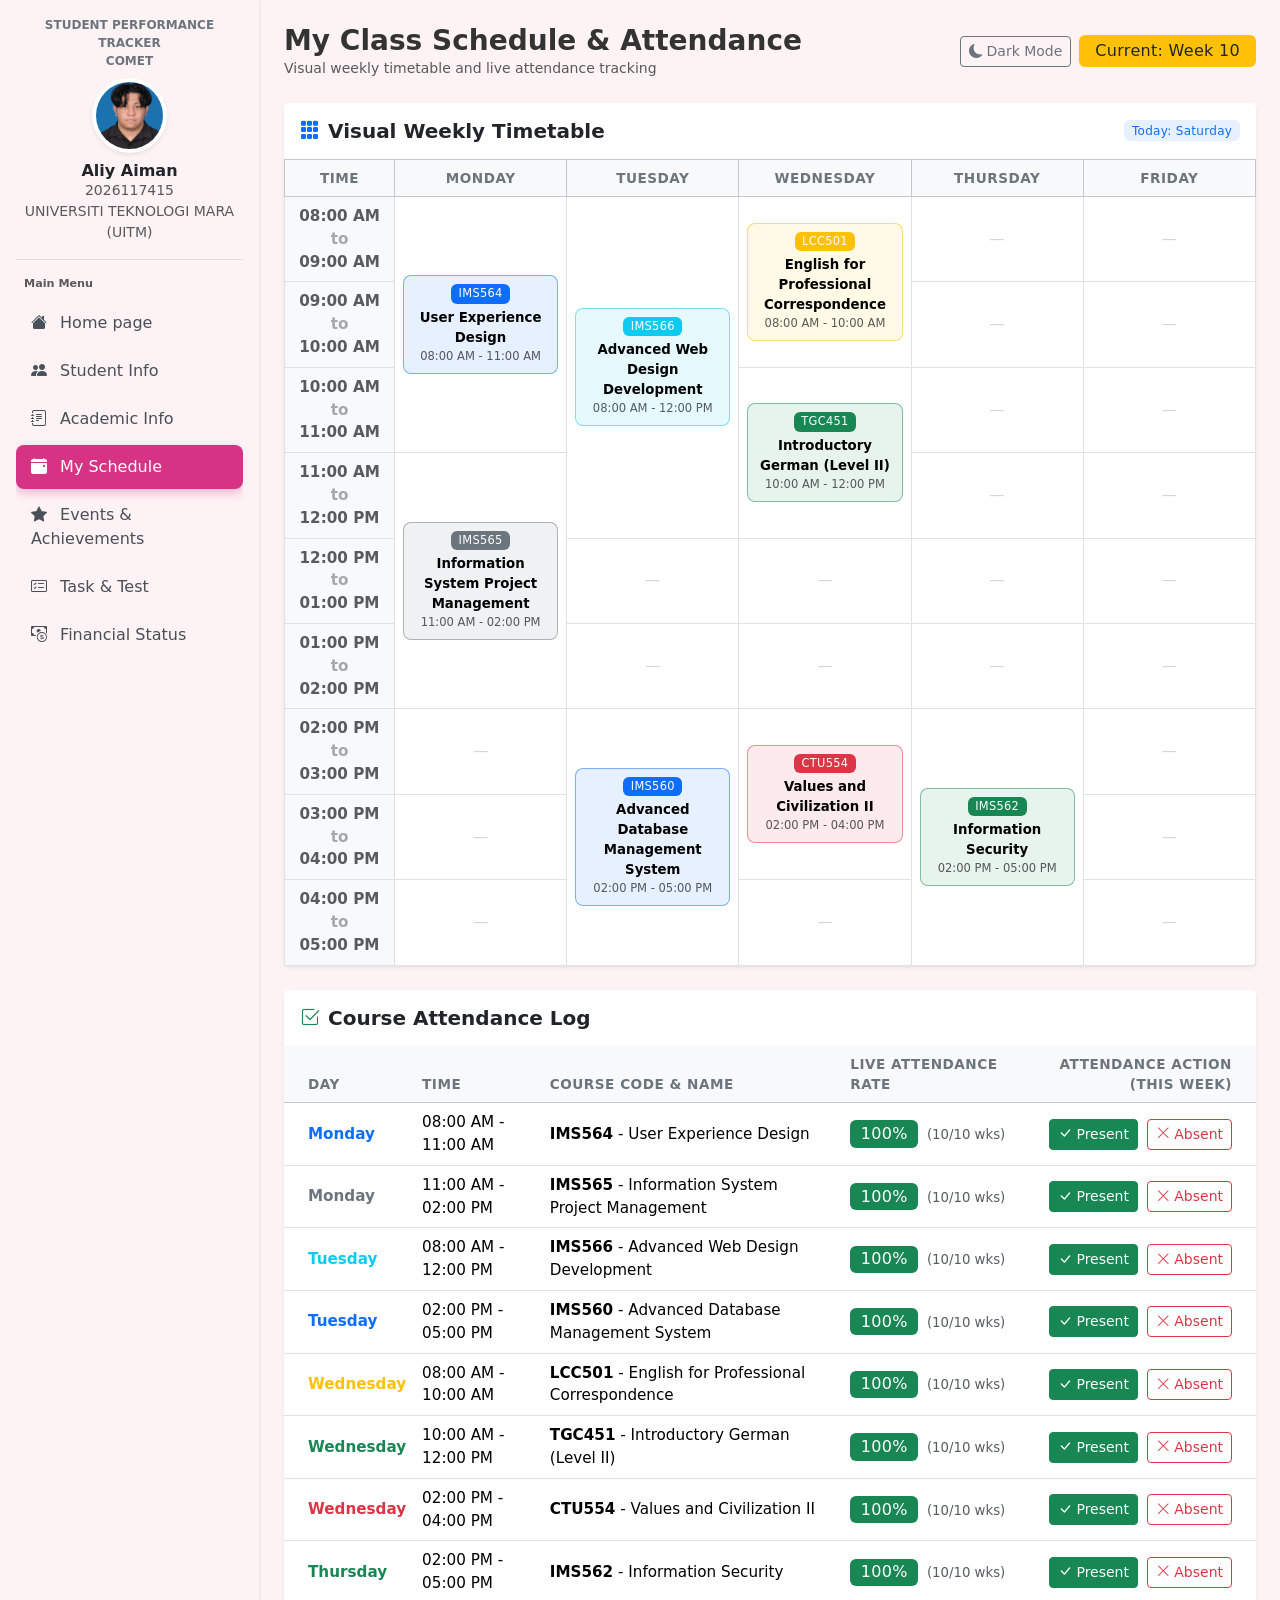
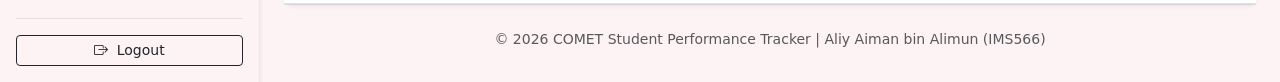
<file: schedule.html>
<!DOCTYPE html>
<html lang="en">
<head>
  <meta charset="UTF-8">
  <meta name="viewport" content="width=device-width, initial-scale=1.0">
  <title>My Schedule - Student Performance Tracker</title>
  <link href="https://cdn.jsdelivr.net/npm/bootstrap@5.3.2/dist/css/bootstrap.min.css" rel="stylesheet">
  <link href="https://cdn.jsdelivr.net/npm/bootstrap-icons@1.11.1/font/bootstrap-icons.css" rel="stylesheet">
  <link rel="stylesheet" href="js/css/style.css">
  <link rel="icon" type="image/png" href="images/icon.png">
</head>
<body>

<!-- Mobile Top Header Bar (Hidden on Desktop >= 992px) -->
  <header class="mobile-topbar d-flex d-lg-none justify-content-between align-items-center px-3 py-2 sticky-top shadow-sm">
    <button class="btn btn-outline-secondary btn-sm" type="button" data-bs-toggle="offcanvas" data-bs-target="#sidebar" aria-controls="sidebar" aria-label="Toggle navigation">
      <i class="bi bi-list fs-5"></i>
    </button>
    <span class="fw-bold small text-uppercase text-secondary">COMET Tracker</span>
    <span class="badge bg-success">Sem 4</span>
  </header>

  <div class="d-flex">
    
    <!-- Profile Modal -->
    <div class="modal fade" id="profileModal" tabindex="-1" aria-labelledby="profileModalLabel" aria-hidden="true">
      <div class="modal-dialog modal-dialog-centered modal-sm">
        <div class="modal-content bg-transparent border-0">
          <div class="modal-body text-center position-relative p-0">
            <button type="button" class="btn-close btn-close-white position-absolute top-0 end-0 m-3 z-3 bg-white p-2 rounded-circle shadow" data-bs-dismiss="modal" aria-label="Close"></button>
            <img src="images/profile.jpg" alt="Aliy Aiman Large Profile" class="img-fluid rounded-4 shadow-lg border border-3 border-white" style="max-height: 400px; object-fit: cover;">
          </div>
        </div>
      </div>
    </div>

    <!-- Responsive Sidebar (Offcanvas Drawer on Mobile, Fixed Column on Desktop) -->
    <nav id="sidebar" class="offcanvas-lg offcanvas-start p-3 d-flex flex-column shadow-sm" tabindex="-1" aria-labelledby="sidebarLabel">
      
      <!-- Mobile Drawer Close Header -->
      <div class="d-flex justify-content-between align-items-center d-lg-none pb-2 mb-2 border-bottom">
        <span class="fw-bold small text-uppercase text-secondary" id="sidebarLabel">Navigation</span>
        <button type="button" class="btn-close" data-bs-dismiss="offcanvas" data-bs-target="#sidebar" aria-label="Close"></button>
      </div>

      <div class="text-center pb-3 border-bottom border-dark border-opacity-10">
        <p class="small fw-bold text-uppercase mb-2 text-secondary" style="font-size: 0.75rem;">Student Performance Tracker<br>COMET</p>
        <div class="bg-white rounded-circle p-1 d-inline-block shadow-sm mb-2" style="width: 75px; height: 75px;">
          <img src="images/profile.jpg" alt="Aliy Aiman Profile Picture" class="rounded-circle w-100 h-100" style="object-fit: cover; cursor: pointer;" data-bs-toggle="modal" data-bs-target="#profileModal" title="Click to view larger">
        </div>
        <h6 class="fw-bold mb-0 text-dark">Aliy Aiman</h6>
        <p class="text-muted small mb-0">2026117415</p>
        <p class="text-muted small mb-0">UNIVERSITI TEKNOLOGI MARA (UITM)</p>
      </div>

      <div class="py-3 overflow-y-auto">
        <p class="text-muted small fw-bold px-2 mb-2" style="font-size: 0.7rem;">Main Menu</p>
        <ul class="nav flex-column">
          <li class="nav-item">
            <a class="nav-link" href="dashboard.html"><i class="bi bi-house-fill me-2"></i> Home page</a>
          </li>
          <li class="nav-item">
            <a class="nav-link" href="student-info.html"><i class="bi bi-people-fill me-2"></i> Student Info</a>
          </li>
          <li class="nav-item">
            <a class="nav-link" href="courses.html"><i class="bi bi-journal-text me-2"></i> Academic Info</a>
          </li>
          <li class="nav-item">
            <a class="nav-link active" href="schedule.html"><i class="bi bi-calendar-event-fill me-2"></i> My Schedule</a>
          </li>
          <li class="nav-item">
            <a class="nav-link" href="events.html"><i class="bi bi-star-fill me-2"></i> Events & Achievements</a>
          </li>
          <li class="nav-item">
            <a class="nav-link" href="assignments.html"><i class="bi bi-card-checklist me-2"></i> Task & Test</a>
          </li>
          <li class="nav-item">
            <a class="nav-link" href="financial.html"><i class="bi bi-cash-coin me-2"></i> Financial Status</a>
          </li>
        </ul>
      </div>

      <div class="mt-auto pt-3 border-top border-dark border-opacity-10">
        <a href="index.html" class="btn btn-outline-dark btn-sm w-100"><i class="bi bi-box-arrow-right me-1"></i> Logout</a>
      </div>
    </nav>

    <div id="content" class="p-4 flex-grow-1">
      <div class="d-flex justify-content-between align-items-center gap-2 mb-4">
        <div>
          <h2 class="h3 fw-bold mb-0">My Class Schedule & Attendance</h2>
          <p class="text-muted small mb-0">Visual weekly timetable and live attendance tracking</p>
        </div>
        <div class="d-flex align-items-center gap-2">
          <button id="theme-toggle" class="btn btn-outline-secondary btn-sm d-flex align-items-center">
            <i class="bi bi-moon-fill me-1" id="theme-icon"></i>
            <span id="theme-text">Dark Mode</span>
          </button>
          <span class="badge bg-warning text-dark px-3 py-2 fs-6" id="current-week-badge">Current: Week --</span>
        </div>
      </div>
      <div class="card border-0 shadow-sm rounded-3 mb-4">
        <div class="card-header bg-white py-3 border-0 d-flex justify-content-between align-items-center">
          <h5 class="fw-bold mb-0"><i class="bi bi-grid-3x3-gap-fill text-primary me-2"></i>Visual Weekly Timetable</h5>
          <span class="badge bg-primary bg-opacity-10 text-primary" id="today-indicator-badge">Today: --</span>
        </div>
        <div class="card-body p-0">
          <div class="table-responsive">
            <table class="table table-bordered text-center align-middle mb-0" id="visual-timetable" style="table-layout: fixed; min-width: 750px;">
              <thead class="table-light">
                <tr>
                  <th style="width: 110px;">Time</th>
                  <th data-day="Monday">Monday</th>
                  <th data-day="Tuesday">Tuesday</th>
                  <th data-day="Wednesday">Wednesday</th>
                  <th data-day="Thursday">Thursday</th>
                  <th data-day="Friday">Friday</th>
                </tr>
              </thead>
              <tbody id="visual-timetable-body"></tbody>
            </table>
          </div>
        </div>
      </div>
      <div class="card border-0 shadow-sm rounded-3">
        <div class="card-header bg-white py-3 border-0 d-flex justify-content-between align-items-center">
          <h5 class="fw-bold mb-0"><i class="bi bi-check2-square text-success me-2"></i>Course Attendance Log</h5>
        </div>
        <div class="card-body p-0">
          <div class="table-responsive">
            <table class="table table-hover align-middle mb-0">
              <thead class="table-light">
                <tr>
                  <th scope="col" class="ps-4">Day</th>
                  <th scope="col">Time</th>
                  <th scope="col">Course Code & Name</th>
                  <th scope="col">Live Attendance Rate</th>
                  <th scope="col" class="text-end pe-4">Attendance Action (This Week)</th>
                </tr>
              </thead>
              <tbody id="attendance-table-body"></tbody>
            </table>
          </div>
        </div>
      </div>
      <footer class="mt-auto pt-4 pb-2 border-top text-center text-muted small">
  <p class="mb-0">&copy; 2026 COMET Student Performance Tracker | Aliy Aiman bin Alimun (IMS566)</p>
</footer>
    </div>
  </div>

  <script src="https://cdn.jsdelivr.net/npm/bootstrap@5.3.2/dist/js/bootstrap.bundle.min.js"></script>
  <script src="js/app.js"></script>
</body>
</html>
</file>
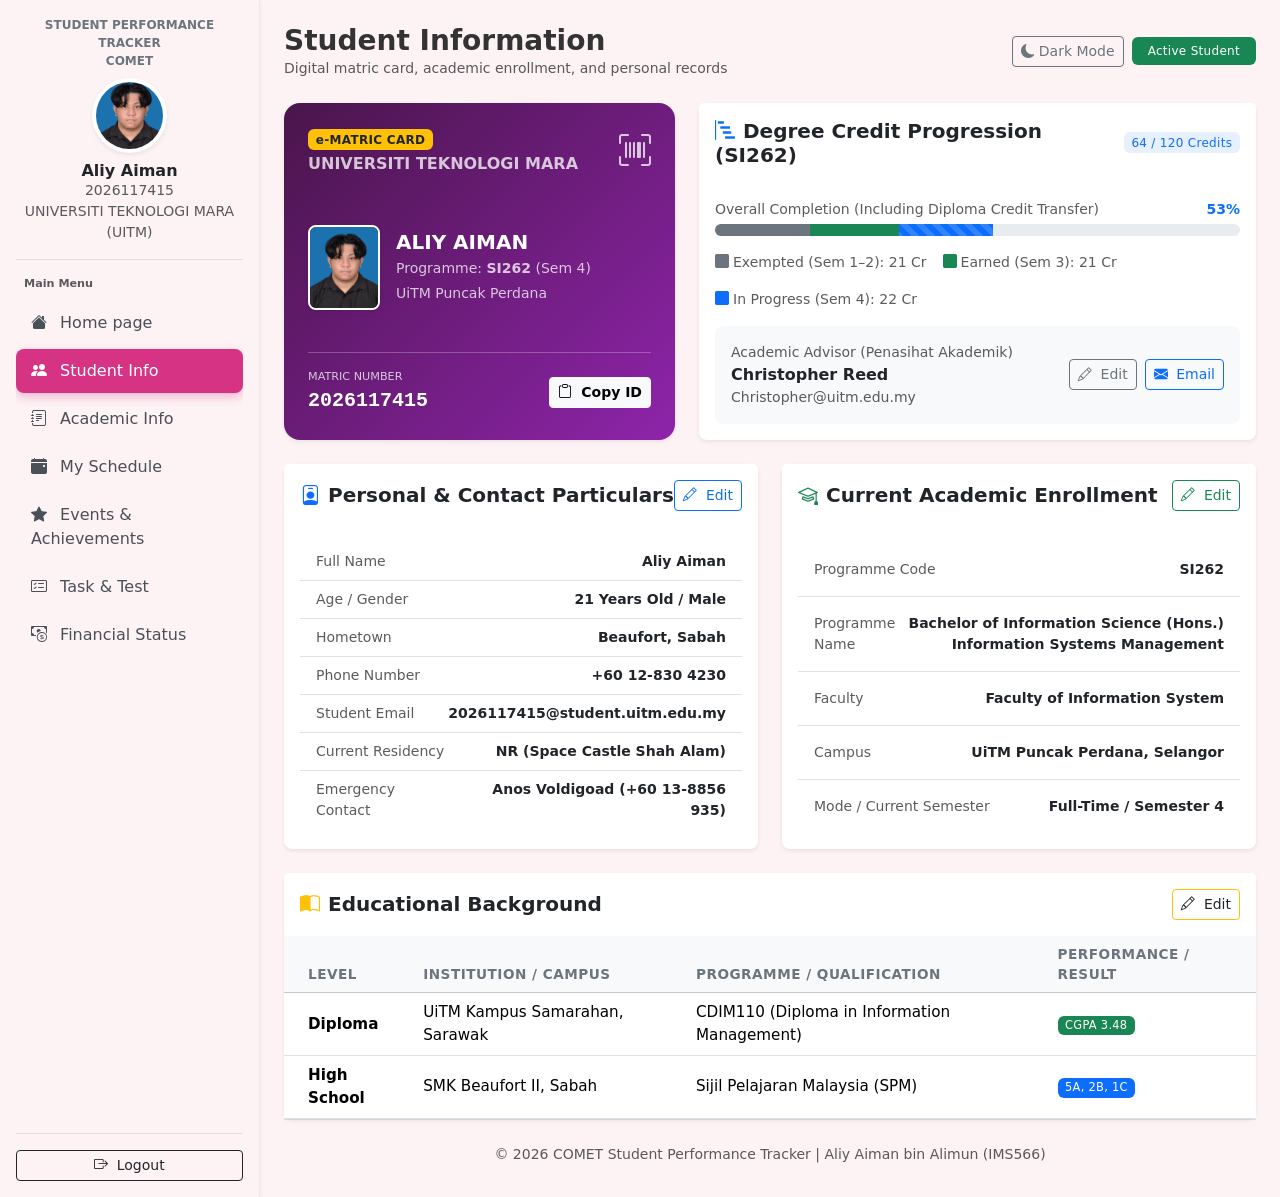
<file: student-info.html>
<!DOCTYPE html>
<html lang="en">
<head>
  <meta charset="UTF-8">
  <meta name="viewport" content="width=device-width, initial-scale=1.0">
  <title>Student Info - Student Performance Tracker</title>
  <link href="https://cdn.jsdelivr.net/npm/bootstrap@5.3.2/dist/css/bootstrap.min.css" rel="stylesheet">
  <link href="https://cdn.jsdelivr.net/npm/bootstrap-icons@1.11.1/font/bootstrap-icons.css" rel="stylesheet">
  <link rel="stylesheet" href="js/css/style.css">
  <link rel="icon" type="image/png" href="images/icon.png">
</head>
<body>

  <!-- Mobile Top Header Bar -->
  <header class="mobile-topbar d-flex d-lg-none justify-content-between align-items-center px-3 py-2 sticky-top shadow-sm">
    <button class="btn btn-outline-secondary btn-sm" type="button" data-bs-toggle="offcanvas" data-bs-target="#sidebar" aria-controls="sidebar" aria-label="Toggle navigation">
      <i class="bi bi-list fs-5"></i>
    </button>
    <span class="fw-bold small text-uppercase text-secondary">COMET Tracker</span>
    <span class="badge bg-primary">Active</span>
  </header>

  <div class="d-flex">
    <!-- Profile Photo Modal -->
    <div class="modal fade" id="profileModal" tabindex="-1" aria-labelledby="profileModalLabel" aria-hidden="true">
      <div class="modal-dialog modal-dialog-centered modal-sm">
        <div class="modal-content bg-transparent border-0">
          <div class="modal-body text-center position-relative p-0">
            <button type="button" class="btn-close btn-close-white position-absolute top-0 end-0 m-3 z-3 bg-white p-2 rounded-circle shadow" data-bs-dismiss="modal" aria-label="Close"></button>
            <img src="images/profile.jpg" alt="Aliy Aiman Large Profile" class="img-fluid rounded-4 shadow-lg border border-3 border-white" style="max-height: 400px; object-fit: cover;">
          </div>
        </div>
      </div>
    </div>

    <!-- Reusable Category Edit Modal -->
    <div class="modal fade" id="sectionEditModal" tabindex="-1" aria-labelledby="sectionEditModalLabel" aria-hidden="true">
      <div class="modal-dialog modal-dialog-centered">
        <div class="modal-content border-0 shadow">
          <div class="modal-header bg-light">
            <h5 class="modal-title fw-bold" id="sectionEditModalLabel">Edit Section</h5>
            <button type="button" class="btn-close" data-bs-dismiss="modal" aria-label="Close"></button>
          </div>
          <div class="modal-body">
            <form id="section-edit-form">
              <div id="section-edit-fields" class="row g-3">
                <!-- Populated dynamically per category by js/app.js -->
              </div>
              <div class="d-flex gap-2 mt-4">
                <button type="button" class="btn btn-outline-secondary btn-sm w-50" id="reset-section-btn">Reset Section</button>
                <button type="submit" class="btn btn-primary btn-sm w-50 fw-bold">Save Changes</button>
              </div>
            </form>
          </div>
        </div>
      </div>
    </div>

    <!-- Responsive Sidebar -->
    <nav id="sidebar" class="offcanvas-lg offcanvas-start p-3 d-flex flex-column shadow-sm" tabindex="-1" aria-labelledby="sidebarLabel">
      <div class="d-flex justify-content-between align-items-center d-lg-none pb-2 mb-2 border-bottom">
        <span class="fw-bold small text-uppercase text-secondary" id="sidebarLabel">Navigation</span>
        <button type="button" class="btn-close" data-bs-dismiss="offcanvas" data-bs-target="#sidebar" aria-label="Close"></button>
      </div>

      <div class="text-center pb-3 border-bottom border-dark border-opacity-10">
        <p class="small fw-bold text-uppercase mb-2 text-secondary" style="font-size: 0.75rem;">Student Performance Tracker<br>COMET</p>
        <div class="bg-white rounded-circle p-1 d-inline-block shadow-sm mb-2" style="width: 75px; height: 75px;">
          <img src="images/profile.jpg" alt="Aliy Aiman Profile Picture" class="rounded-circle w-100 h-100" style="object-fit: cover; cursor: pointer;" data-bs-toggle="modal" data-bs-target="#profileModal" title="Click to view larger">
        </div>
        <h6 class="fw-bold mb-0 text-dark">Aliy Aiman</h6>
        <p class="text-muted small mb-0">2026117415</p>
        <p class="text-muted small mb-0">UNIVERSITI TEKNOLOGI MARA (UITM)</p>
      </div>

      <div class="py-3 overflow-y-auto">
        <p class="text-muted small fw-bold px-2 mb-2" style="font-size: 0.7rem;">Main Menu</p>
        <ul class="nav flex-column">
          <li class="nav-item"><a class="nav-link" href="dashboard.html"><i class="bi bi-house-fill me-2"></i> Home page</a></li>
          <li class="nav-item"><a class="nav-link active" href="student-info.html"><i class="bi bi-people-fill me-2"></i> Student Info</a></li>
          <li class="nav-item"><a class="nav-link" href="courses.html"><i class="bi bi-journal-text me-2"></i> Academic Info</a></li>
          <li class="nav-item"><a class="nav-link" href="schedule.html"><i class="bi bi-calendar-event-fill me-2"></i> My Schedule</a></li>
          <li class="nav-item"><a class="nav-link" href="events.html"><i class="bi bi-star-fill me-2"></i> Events & Achievements</a></li>
          <li class="nav-item"><a class="nav-link" href="assignments.html"><i class="bi bi-card-checklist me-2"></i> Task & Test</a></li>
          <li class="nav-item"><a class="nav-link" href="financial.html"><i class="bi bi-cash-coin me-2"></i> Financial Status</a></li>
        </ul>
      </div>

      <div class="mt-auto pt-3 border-top border-dark border-opacity-10">
        <a href="index.html" class="btn btn-outline-dark btn-sm w-100"><i class="bi bi-box-arrow-right me-1"></i> Logout</a>
      </div>
    </nav>

    <!-- Main Content -->
    <div id="content" class="p-4 flex-grow-1">
      <div class="d-flex flex-wrap justify-content-between align-items-center gap-2 mb-4">
        <div>
          <h2 class="h3 fw-bold mb-0">Student Information</h2>
          <p class="text-muted small mb-0">Digital matric card, academic enrollment, and personal records</p>
        </div>
        
        <div class="d-flex align-items-center gap-2">
          <button id="theme-toggle" class="btn btn-outline-secondary btn-sm d-flex align-items-center">
            <i class="bi bi-moon-fill me-1" id="theme-icon"></i>
            <span id="theme-text">Dark Mode</span>
          </button>
          <span class="badge bg-success px-3 py-2">Active Student</span>
        </div>
      </div>

      <!-- Top Row: Digital Matric Card + Degree Credit Progress -->
      <div class="row g-4 mb-4">
        <!-- Digital e-Matric Card -->
        <div class="col-12 col-lg-5">
          <div class="card border-0 shadow-sm rounded-4 h-100 overflow-hidden" style="background: linear-gradient(135deg, #4a154b 0%, #8e24aa 100%); color: #ffffff;">
            <div class="card-body p-4 d-flex flex-column justify-content-between">
              <div class="d-flex justify-content-between align-items-start mb-3">
                <div>
                  <span class="badge bg-warning text-dark fw-bold mb-1">e-MATRIC CARD</span>
                  <h6 class="fw-bold mb-0 opacity-75">UNIVERSITI TEKNOLOGI MARA</h6>
                </div>
                <i class="bi bi-upc-scan fs-2 opacity-75"></i>
              </div>

              <div class="d-flex align-items-center my-2">
                <img src="images/profile.jpg" alt="Aliy Aiman" class="rounded-3 border border-2 border-white shadow-sm me-3" style="width: 72px; height: 85px; object-fit: cover;">
                <div>
                  <h5 class="fw-bold mb-1 text-white" id="card-display-name">ALIY AIMAN</h5>
                  <p class="mb-1 small opacity-75">Programme: <strong id="card-display-prog">SI262</strong> (<span id="card-display-sem">Sem 4</span>)</p>
                  <p class="mb-0 small opacity-75" id="card-display-campus">UiTM Puncak Perdana</p>
                </div>
              </div>

              <div class="d-flex justify-content-between align-items-center pt-3 mt-2 border-top border-white border-opacity-25">
                <div>
                  <span class="d-block opacity-75" style="font-size: 0.7rem;">MATRIC NUMBER</span>
                  <span class="fw-bold fs-5 font-monospace" id="matric-id-text">2026117415</span>
                </div>
                <button type="button" class="btn btn-light btn-sm fw-semibold" id="copy-matric-btn">
                  <i class="bi bi-clipboard me-1"></i> Copy ID
                </button>
              </div>
            </div>
          </div>
        </div>

        <!-- Degree Credit Progress & Advisor Card -->
        <div class="col-12 col-lg-7">
          <div class="card border-0 shadow-sm rounded-3 h-100">
            <div class="card-header bg-white py-3 border-0 d-flex justify-content-between align-items-center">
              <h5 class="fw-bold mb-0"><i class="bi bi-bar-chart-steps text-primary me-2"></i>Degree Credit Progression (SI262)</h5>
              <span class="badge bg-primary bg-opacity-10 text-primary">64 / 120 Credits</span>
            </div>
            <div class="card-body d-flex flex-column justify-content-between">
              <div>
                <div class="d-flex justify-content-between small mb-1">
                  <span class="text-muted">Overall Completion (Including Diploma Credit Transfer)</span>
                  <span class="fw-bold text-primary">53%</span>
                </div>
                <div class="progress mb-3" style="height: 12px;">
                  <div class="progress-bar bg-secondary" role="progressbar" style="width: 18%" title="Exempted: 21 Credits"></div>
                  <div class="progress-bar bg-success" role="progressbar" style="width: 17%" title="Sem 3 Earned: 21 Credits"></div>
                  <div class="progress-bar bg-primary progress-bar-striped progress-bar-animated" role="progressbar" style="width: 18%" title="Sem 4 Current: 22 Credits"></div>
                </div>
                <div class="d-flex flex-wrap gap-3 small text-muted mb-3">
                  <span><i class="bi bi-square-fill text-secondary me-1"></i>Exempted (Sem 1–2): 21 Cr</span>
                  <span><i class="bi bi-square-fill text-success me-1"></i>Earned (Sem 3): 21 Cr</span>
                  <span><i class="bi bi-square-fill text-primary me-1"></i>In Progress (Sem 4): 22 Cr</span>
                </div>
              </div>

              <!-- Academic Advisor Section with Individual Edit Button -->
              <div class="p-3 bg-light rounded-3 d-flex flex-wrap justify-content-between align-items-center gap-2">
                <div>
                  <span class="text-muted small d-block">Academic Advisor (Penasihat Akademik)</span>
                  <strong id="display-advisor">Dr. Norhayati binti Hussin</strong>
                  <span class="text-muted small d-block" id="display-advisorEmail">norhayati@uitm.edu.my</span>
                </div>
                <div class="d-flex gap-2">
                  <button type="button" class="btn btn-outline-secondary btn-sm" data-edit-section="advisor">
                    <i class="bi bi-pencil me-1"></i> Edit
                  </button>
                  <a href="mailto:norhayati@uitm.edu.my" id="advisor-mailto-btn" class="btn btn-outline-primary btn-sm">
                    <i class="bi bi-envelope-fill me-1"></i> Email
                  </a>
                </div>
              </div>
            </div>
          </div>
        </div>
      </div>

      <!-- Middle Row: Personal Particulars & Current Academic Enrollment -->
      <div class="row g-4 mb-4">
        <!-- Category 1: Personal & Contact Particulars -->
        <div class="col-12 col-lg-6">
          <div class="card border-0 shadow-sm rounded-3 h-100">
            <div class="card-header bg-white py-3 border-0 d-flex justify-content-between align-items-center">
              <h5 class="fw-bold mb-0"><i class="bi bi-person-badge text-primary me-2"></i>Personal & Contact Particulars</h5>
              <button type="button" class="btn btn-outline-primary btn-sm" data-edit-section="personal">
                <i class="bi bi-pencil me-1"></i> Edit
              </button>
            </div>
            <div class="card-body">
              <ul class="list-group list-group-flush small">
                <li class="list-group-item d-flex justify-content-between py-2">
                  <span class="text-muted">Full Name</span>
                  <span class="fw-bold" id="display-fullName">Aliy Aiman</span>
                </li>
                <li class="list-group-item d-flex justify-content-between py-2">
                  <span class="text-muted">Age / Gender</span>
                  <span class="fw-bold" id="display-ageGender">21 Years Old / Male</span>
                </li>
                <li class="list-group-item d-flex justify-content-between py-2">
                  <span class="text-muted">Hometown</span>
                  <span class="fw-bold" id="display-hometown">Beaufort, Sabah</span>
                </li>
                <li class="list-group-item d-flex justify-content-between py-2">
                  <span class="text-muted">Phone Number</span>
                  <span class="fw-bold" id="display-phone">+60 11-2345 6789</span>
                </li>
                <li class="list-group-item d-flex justify-content-between py-2">
                  <span class="text-muted">Student Email</span>
                  <span class="fw-bold" id="display-email">2026117415@student.uitm.edu.my</span>
                </li>
                <li class="list-group-item d-flex justify-content-between py-2">
                  <span class="text-muted">Current Residency</span>
                  <span class="fw-bold text-end" id="display-residency">Kolej Jasmine, UiTM Puncak Perdana</span>
                </li>
                <li class="list-group-item d-flex justify-content-between py-2">
                  <span class="text-muted">Emergency Contact</span>
                  <span class="fw-bold text-end" id="display-emergency">Aiman Bin Abdullah (+60 13-876 5432)</span>
                </li>
              </ul>
            </div>
          </div>
        </div>

        <!-- Category 2: Current Academic Enrollment -->
        <div class="col-12 col-lg-6">
          <div class="card border-0 shadow-sm rounded-3 h-100">
            <div class="card-header bg-white py-3 border-0 d-flex justify-content-between align-items-center">
              <h5 class="fw-bold mb-0"><i class="bi bi-mortarboard text-success me-2"></i>Current Academic Enrollment</h5>
              <button type="button" class="btn btn-outline-success btn-sm" data-edit-section="academic">
                <i class="bi bi-pencil me-1"></i> Edit
              </button>
            </div>
            <div class="card-body">
              <ul class="list-group list-group-flush small">
                <li class="list-group-item d-flex justify-content-between py-3">
                  <span class="text-muted">Programme Code</span>
                  <span class="fw-bold" id="display-progCode">SI262</span>
                </li>
                <li class="list-group-item d-flex justify-content-between py-3">
                  <span class="text-muted">Programme Name</span>
                  <span class="fw-bold text-end" id="display-progName">Bachelor of Information Science (Hons.) Information Systems Management</span>
                </li>
                <li class="list-group-item d-flex justify-content-between py-3">
                  <span class="text-muted">Faculty</span>
                  <span class="fw-bold text-end" id="display-faculty">College of Computing, Informatics & Media</span>
                </li>
                <li class="list-group-item d-flex justify-content-between py-3">
                  <span class="text-muted">Campus</span>
                  <span class="fw-bold" id="display-campus">UiTM Puncak Perdana, Selangor</span>
                </li>
                <li class="list-group-item d-flex justify-content-between py-3">
                  <span class="text-muted">Mode / Current Semester</span>
                  <span class="fw-bold" id="display-modeSem">Full-Time / Semester 4</span>
                </li>
              </ul>
            </div>
          </div>
        </div>
      </div>

      <!-- Category 3: Educational Background -->
      <div class="card border-0 shadow-sm rounded-3">
        <div class="card-header bg-white py-3 border-0 d-flex justify-content-between align-items-center">
          <h5 class="fw-bold mb-0"><i class="bi bi-book-half text-warning me-2"></i>Educational Background</h5>
          <button type="button" class="btn btn-outline-warning text-dark btn-sm" data-edit-section="education">
            <i class="bi bi-pencil me-1"></i> Edit
          </button>
        </div>
        <div class="card-body p-0">
          <div class="table-responsive">
            <table class="table table-hover align-middle mb-0">
              <thead class="table-light">
                <tr>
                  <th scope="col" class="ps-4">Level</th>
                  <th scope="col">Institution / Campus</th>
                  <th scope="col">Programme / Qualification</th>
                  <th scope="col">Performance / Result</th>
                </tr>
              </thead>
              <tbody>
                <tr>
                  <td class="ps-4 fw-bold">Diploma</td>
                  <td id="display-dipInst">UiTM Kampus Samarahan, Sarawak</td>
                  <td id="display-dipProg">CDIM110 (Diploma in Information Management)</td>
                  <td><span class="badge bg-success" id="display-dipResult">CGPA 3.48</span></td>
                </tr>
                <tr>
                  <td class="ps-4 fw-bold">High School</td>
                  <td id="display-spmInst">SMK Beaufort II, Sabah</td>
                  <td id="display-spmProg">Sijil Pelajaran Malaysia (SPM)</td>
                  <td><span class="badge bg-primary" id="display-spmResult">5A, 2B, 1C</span></td>
                </tr>
              </tbody>
            </table>
          </div>
        </div>
      </div>
<footer class="mt-auto pt-4 pb-2 border-top text-center text-muted small">
  <p class="mb-0">&copy; 2026 COMET Student Performance Tracker | Aliy Aiman bin Alimun (IMS566)</p>
</footer>
    </div>
  </div>

  <script src="https://cdn.jsdelivr.net/npm/bootstrap@5.3.2/dist/js/bootstrap.bundle.min.js"></script>
  <script src="js/app.js"></script>
</body>
</html>
</file>
<file: js/css/style.css>
body {
  font-family: 'Segoe UI', system-ui, -apple-system, sans-serif;
  background-color: #fdf2f4; /* Soft light pink background */
  color: #333333;
  overflow-x: hidden;
}

.mobile-topbar {
  background-color: #ffffff;
  border-bottom: 1px solid rgba(0, 0, 0, 0.08);
}

#sidebar {
  width: 260px;
  min-height: 100vh;
  background: #ffffff;
  border-right: 1px solid rgba(0, 0, 0, 0.05);
  transition: transform 0.3s ease, background-color 0.3s ease, border-color 0.3s ease;
  z-index: 1045;
}

#sidebar .nav-link {
  color: #495057;
  font-weight: 500;
  padding: 10px 15px;
  border-radius: 8px;
  margin-bottom: 4px;
  transition: all 0.2s ease-in-out;
}

#sidebar .nav-link:hover {
  background-color: rgba(214, 51, 132, 0.08);
  color: #d63384;
  transform: translateX(3px);
}

#sidebar .nav-link.active {
  background-color: #d63384;
  color: #ffffff;
  box-shadow: 0 4px 10px rgba(214, 51, 132, 0.3);
}

#content {
  background-color: #fdf2f4; /* Matches soft light pink background */
  min-height: 100vh;
  width: calc(100% - 260px);
}

.card {
  border: none;
  background-color: #ffffff;
  box-shadow: 0 0.125rem 0.25rem rgba(0, 0, 0, 0.04);
  transition: transform 0.2s ease, box-shadow 0.2s ease;
}

.card:hover {
  box-shadow: 0 0.5rem 1rem rgba(0, 0, 0, 0.07);
}

.col-xl-3 .card:hover, .col-md-4 .card:hover {
  transform: translateY(-3px);
}

.table th {
  font-weight: 600;
  color: #6c757d;
  font-size: 0.85rem;
  text-transform: uppercase;
  letter-spacing: 0.5px;
}

.table td {
  vertical-align: middle;
  font-size: 0.95rem;
}

.badge {
  font-weight: 500;
  letter-spacing: 0.3px;
}

.form-select-sm {
  font-size: 0.85rem;
  border-radius: 6px;
  border: 1px solid #ced4da;
  transition: border-color 0.15s ease-in-out, box-shadow 0.15s ease-in-out;
}

.form-select-sm:focus {
  border-color: #f8d7da;
  box-shadow: 0 0 0 0.25rem rgba(214, 51, 132, 0.25);
}

::-webkit-scrollbar {
  width: 6px;
  height: 6px;
}

::-webkit-scrollbar-track {
  background: #fdf2f4;
}

::-webkit-scrollbar-thumb {
  background: #e2a0b0;
  border-radius: 3px;
}

::-webkit-scrollbar-thumb:hover {
  background: #d63384;
}

body, .mobile-topbar, #content, .card, .table, .form-control, .form-select {
  transition: background-color 0.3s ease, color 0.3s ease, border-color 0.3s ease;
}

[data-bs-theme="dark"] body, 
[data-bs-theme="dark"] #content {
  background-color: #121212 !important;
  color: #f8f9fa !important;
}

[data-bs-theme="dark"] .mobile-topbar {
  background-color: #1e1e1e !important;
  border-bottom: 1px solid rgba(255, 255, 255, 0.08) !important;
}

[data-bs-theme="dark"] #sidebar {
  background-color: #1e1e1e !important;
  border-right: 1px solid rgba(255, 255, 255, 0.08) !important;
}

[data-bs-theme="dark"] #sidebar .nav-link {
  color: #adb5bd;
}

[data-bs-theme="dark"] #sidebar .nav-link:hover {
  background-color: rgba(214, 51, 132, 0.15);
  color: #f783ac;
}

[data-bs-theme="dark"] #sidebar .nav-link.active {
  background-color: #d63384;
  color: #ffffff;
}

[data-bs-theme="dark"] .card {
  background-color: #1e1e1e !important;
  color: #f8f9fa !important;
  box-shadow: 0 0.125rem 0.25rem rgba(0, 0, 0, 0.3) !important;
}

[data-bs-theme="dark"] .card-header.bg-white {
  background-color: #1e1e1e !important;
  border-bottom: 1px solid rgba(255, 255, 255, 0.08) !important;
}

[data-bs-theme="dark"] .table {
  color: #f8f9fa !important;
}

[data-bs-theme="dark"] .table-light {
  background-color: #2c2c2c !important;
  color: #f8f9fa !important;
}

[data-bs-theme="dark"] .bg-light {
  background-color: #252525 !important;
}

[data-bs-theme="dark"] .text-muted {
  color: #adb5bd !important;
}

[data-bs-theme="dark"] .text-dark {
  color: #f8f9fa !important;
}

[data-bs-theme="dark"] .btn-outline-dark,
[data-bs-theme="dark"] .btn-outline-secondary {
  color: #f8f9fa !important;
  border-color: #6c757d !important;
}

[data-bs-theme="dark"] .btn-outline-dark:hover,
[data-bs-theme="dark"] .btn-outline-secondary:hover {
  background-color: #343a40 !important;
}

@media (max-width: 991.98px) {
  #sidebar {
    width: 270px !important;
    max-width: 82vw;
    min-height: 100vh !important;
  }
  #content {
    width: 100% !important;
    padding: 1rem !important;
  }
}
</file>
